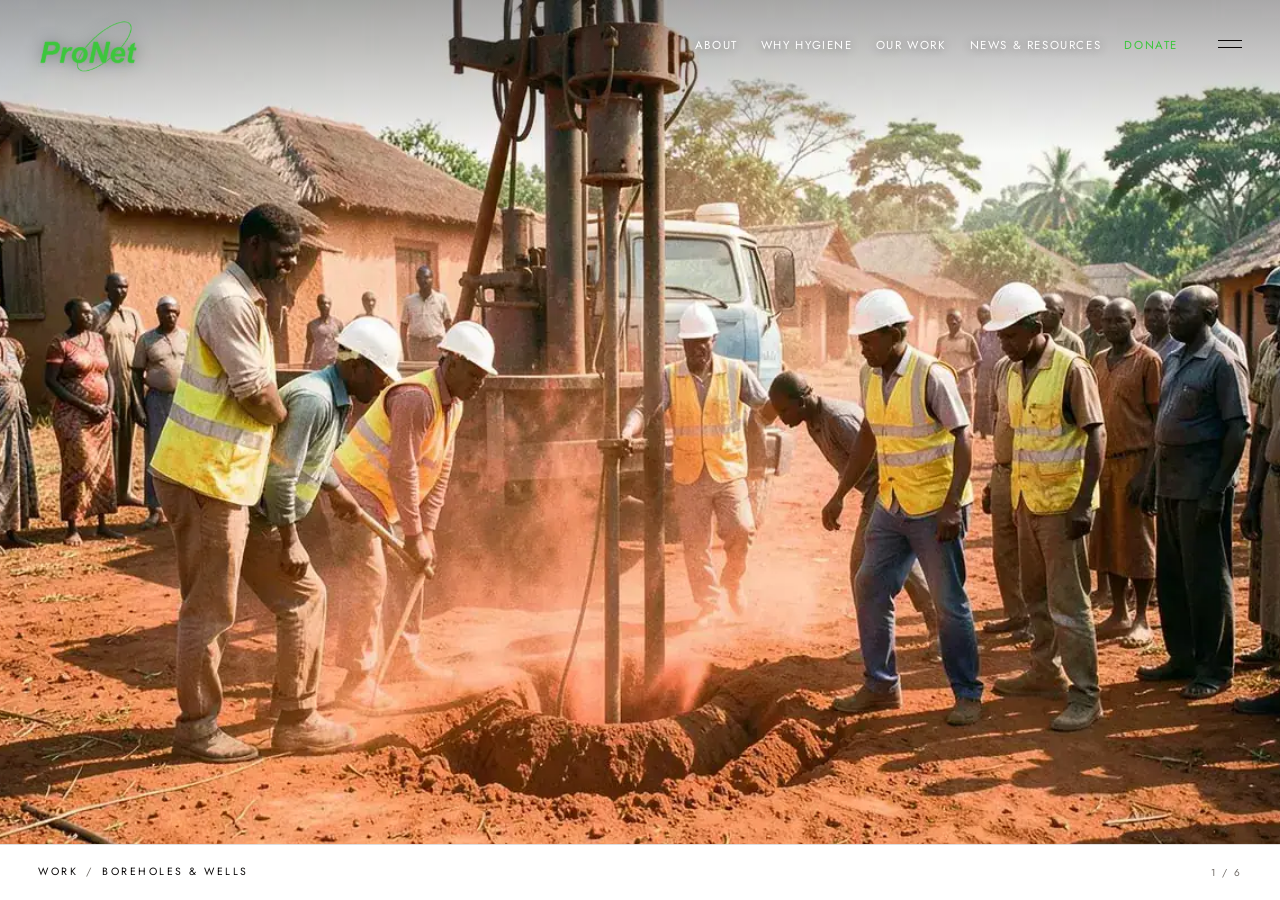
<file: index.html>
<!doctype html>
<html lang="en">
<head>
<meta charset="utf-8">
<meta name="viewport" content="width=device-width, initial-scale=1">
<title>ProNet — water, sanitation &amp; hygiene in Ghana</title>
<meta name="description" content="ProNet builds and maintains safe water, sanitation and hygiene systems with communities in Ghana.">
<link rel="preconnect" href="https://fonts.googleapis.com">
<link rel="preconnect" href="https://fonts.gstatic.com" crossorigin>
<link href="https://fonts.googleapis.com/css2?family=Jost:wght@300;400;500&family=Inter:wght@300;400;500&display=swap" rel="stylesheet">
<link rel="stylesheet" href="assets/css/styles.css?v=3">
</head>
<body class="page-home">

<header class="site-header">
  <a class="logo" href="index.html" aria-label="ProNet — home">
    <img class="brand-logo" src="assets/img/pronet-logo.png" alt="ProNet" width="320" height="168">
  </a>

  <nav class="header-nav" aria-label="Primary">
    <a href="about.html">about</a>
    <a href="why-hygiene.html">why hygiene</a>
    <a href="work.html">our work</a>
    <a href="faqs.html">news &amp; resources</a>
    <a href="donate.html">donate</a>
  </nav>

  <button class="menu-toggle" data-drawer-toggle aria-expanded="false" aria-controls="drawer" aria-label="Open menu">
    <span></span><span></span>
  </button>
</header>

<div class="drawer" id="drawer" data-drawer data-open="false" aria-hidden="true" aria-label="Site menu">
  <div class="drawer-top">
    <span class="label">menu</span>
    <button class="drawer-close" data-drawer-close>close</button>
  </div>
  <nav aria-label="Primary">
    <div>
      <a class="drawer-primary" href="work.html">our work</a>
      <div class="drawer-sub">
        <a href="boreholes.html">boreholes &amp; wells</a>
        <a href="mechanisation.html">mechanisation &amp; piped systems</a>
        <a href="sanitation.html">sanitation &amp; latrines</a>
        <a href="hygiene-education.html">hygiene education</a>
        <a href="school-wash.html">WASH in schools</a>
        <a href="training.html">community training</a>
        <a href="assessments.html">assessments &amp; surveys</a>
        <a href="maintenance.html">operations &amp; maintenance</a>
      </div>
    </div>
    <a class="drawer-primary" href="why-hygiene.html">why hygiene</a>
    <a class="drawer-primary" href="about.html">about</a>
    <a class="drawer-primary" href="faqs.html">news &amp; resources</a>
    <a class="drawer-primary" href="contact.html">contact</a>
    <div class="drawer-minor">
      <a href="donate.html">donate &amp; partner</a>
    </div>
  </nav>
  <div class="drawer-foot">
    <span>Accra, Ghana</span>
    <a href="mailto:info@pronet.org">info@pronet.org</a>
  </div>
</div>

<main>

  <section class="showcase" data-showcase aria-roledescription="carousel" aria-label="Our work in the field">

    <figure class="slide is-active" aria-hidden="false">
      <div class="slide-media">
        <img src="assets/img/work/boreholes/01-640.webp"
             srcset="assets/img/work/boreholes/01-640.webp 640w, assets/img/work/boreholes/01-1200.webp 1200w"
             sizes="100vw" width="1200" height="800" alt="" loading="eager" fetchpriority="high" decoding="async">
      </div>
      <a class="slide-hit" href="boreholes.html"><span class="sr-only">Boreholes and wells</span></a>
      <figcaption class="slide-caption">
        <span class="cap-path"><span class="cap-kicker">work</span><span class="cap-sep">/</span><span class="cap-name">boreholes &amp; wells</span></span>
        <span class="cap-meta"><span data-slide-count>1</span> / 6</span>
      </figcaption>
    </figure>

    <figure class="slide" aria-hidden="true">
      <div class="slide-media">
        <img src="assets/img/work/mechanisation/02-640.webp"
             srcset="assets/img/work/mechanisation/02-640.webp 640w, assets/img/work/mechanisation/02-1200.webp 1200w"
             sizes="100vw" width="1200" height="800" alt="" loading="lazy" decoding="async">
      </div>
      <a class="slide-hit" href="mechanisation.html"><span class="sr-only">Mechanisation and piped systems</span></a>
      <figcaption class="slide-caption">
        <span class="cap-path"><span class="cap-kicker">work</span><span class="cap-sep">/</span><span class="cap-name">mechanisation &amp; piped systems</span></span>
        <span class="cap-meta"><span data-slide-count>1</span> / 6</span>
      </figcaption>
    </figure>

    <figure class="slide" aria-hidden="true">
      <div class="slide-media">
        <img src="assets/img/work/sanitation/01-640.webp"
             srcset="assets/img/work/sanitation/01-640.webp 640w, assets/img/work/sanitation/01-1200.webp 1200w"
             sizes="100vw" width="1200" height="800" alt="" loading="lazy" decoding="async">
      </div>
      <a class="slide-hit" href="sanitation.html"><span class="sr-only">Sanitation and latrines</span></a>
      <figcaption class="slide-caption">
        <span class="cap-path"><span class="cap-kicker">work</span><span class="cap-sep">/</span><span class="cap-name">sanitation &amp; latrines</span></span>
        <span class="cap-meta"><span data-slide-count>1</span> / 6</span>
      </figcaption>
    </figure>

    <figure class="slide" aria-hidden="true">
      <div class="slide-media">
        <img src="assets/img/work/hygiene-education/01-640.webp"
             srcset="assets/img/work/hygiene-education/01-640.webp 640w, assets/img/work/hygiene-education/01-1200.webp 1200w"
             sizes="100vw" width="1200" height="800" alt="" loading="lazy" decoding="async">
      </div>
      <a class="slide-hit" href="hygiene-education.html"><span class="sr-only">Hygiene education</span></a>
      <figcaption class="slide-caption">
        <span class="cap-path"><span class="cap-kicker">work</span><span class="cap-sep">/</span><span class="cap-name">hygiene education</span></span>
        <span class="cap-meta"><span data-slide-count>1</span> / 6</span>
      </figcaption>
    </figure>

    <figure class="slide" aria-hidden="true">
      <div class="slide-media">
        <img src="assets/img/work/school-wash/01-640.webp"
             srcset="assets/img/work/school-wash/01-640.webp 640w, assets/img/work/school-wash/01-1200.webp 1200w"
             sizes="100vw" width="1200" height="800" alt="" loading="lazy" decoding="async">
      </div>
      <a class="slide-hit" href="school-wash.html"><span class="sr-only">WASH in schools</span></a>
      <figcaption class="slide-caption">
        <span class="cap-path"><span class="cap-kicker">work</span><span class="cap-sep">/</span><span class="cap-name">WASH in schools</span></span>
        <span class="cap-meta"><span data-slide-count>1</span> / 6</span>
      </figcaption>
    </figure>

    <figure class="slide" aria-hidden="true">
      <div class="slide-media">
        <img src="assets/img/work/training/01-640.webp"
             srcset="assets/img/work/training/01-640.webp 640w, assets/img/work/training/01-1200.webp 1200w"
             sizes="100vw" width="1200" height="800" alt="" loading="lazy" decoding="async">
      </div>
      <a class="slide-hit" href="training.html"><span class="sr-only">Community training</span></a>
      <figcaption class="slide-caption">
        <span class="cap-path"><span class="cap-kicker">work</span><span class="cap-sep">/</span><span class="cap-name">community training</span></span>
        <span class="cap-meta"><span data-slide-count>1</span> / 6</span>
      </figcaption>
    </figure>

    <button class="slide-nav prev" type="button" data-slide-prev aria-label="Previous slide">
      <svg viewBox="0 0 24 24" aria-hidden="true" focusable="false"><path d="M14.5 5 8 12l6.5 7" fill="none" stroke="currentColor" stroke-width="1.5" stroke-linecap="round" stroke-linejoin="round"/></svg>
    </button>

    <button class="slide-nav next" type="button" data-slide-next aria-label="Next slide">
      <svg viewBox="0 0 24 24" aria-hidden="true" focusable="false"><path d="M9.5 5 16 12l-6.5 7" fill="none" stroke="currentColor" stroke-width="1.5" stroke-linecap="round" stroke-linejoin="round"/></svg>
    </button>

  </section>

</main>

<script src="assets/js/main.js?v=3" defer></script>
</body>
</html>
</file>
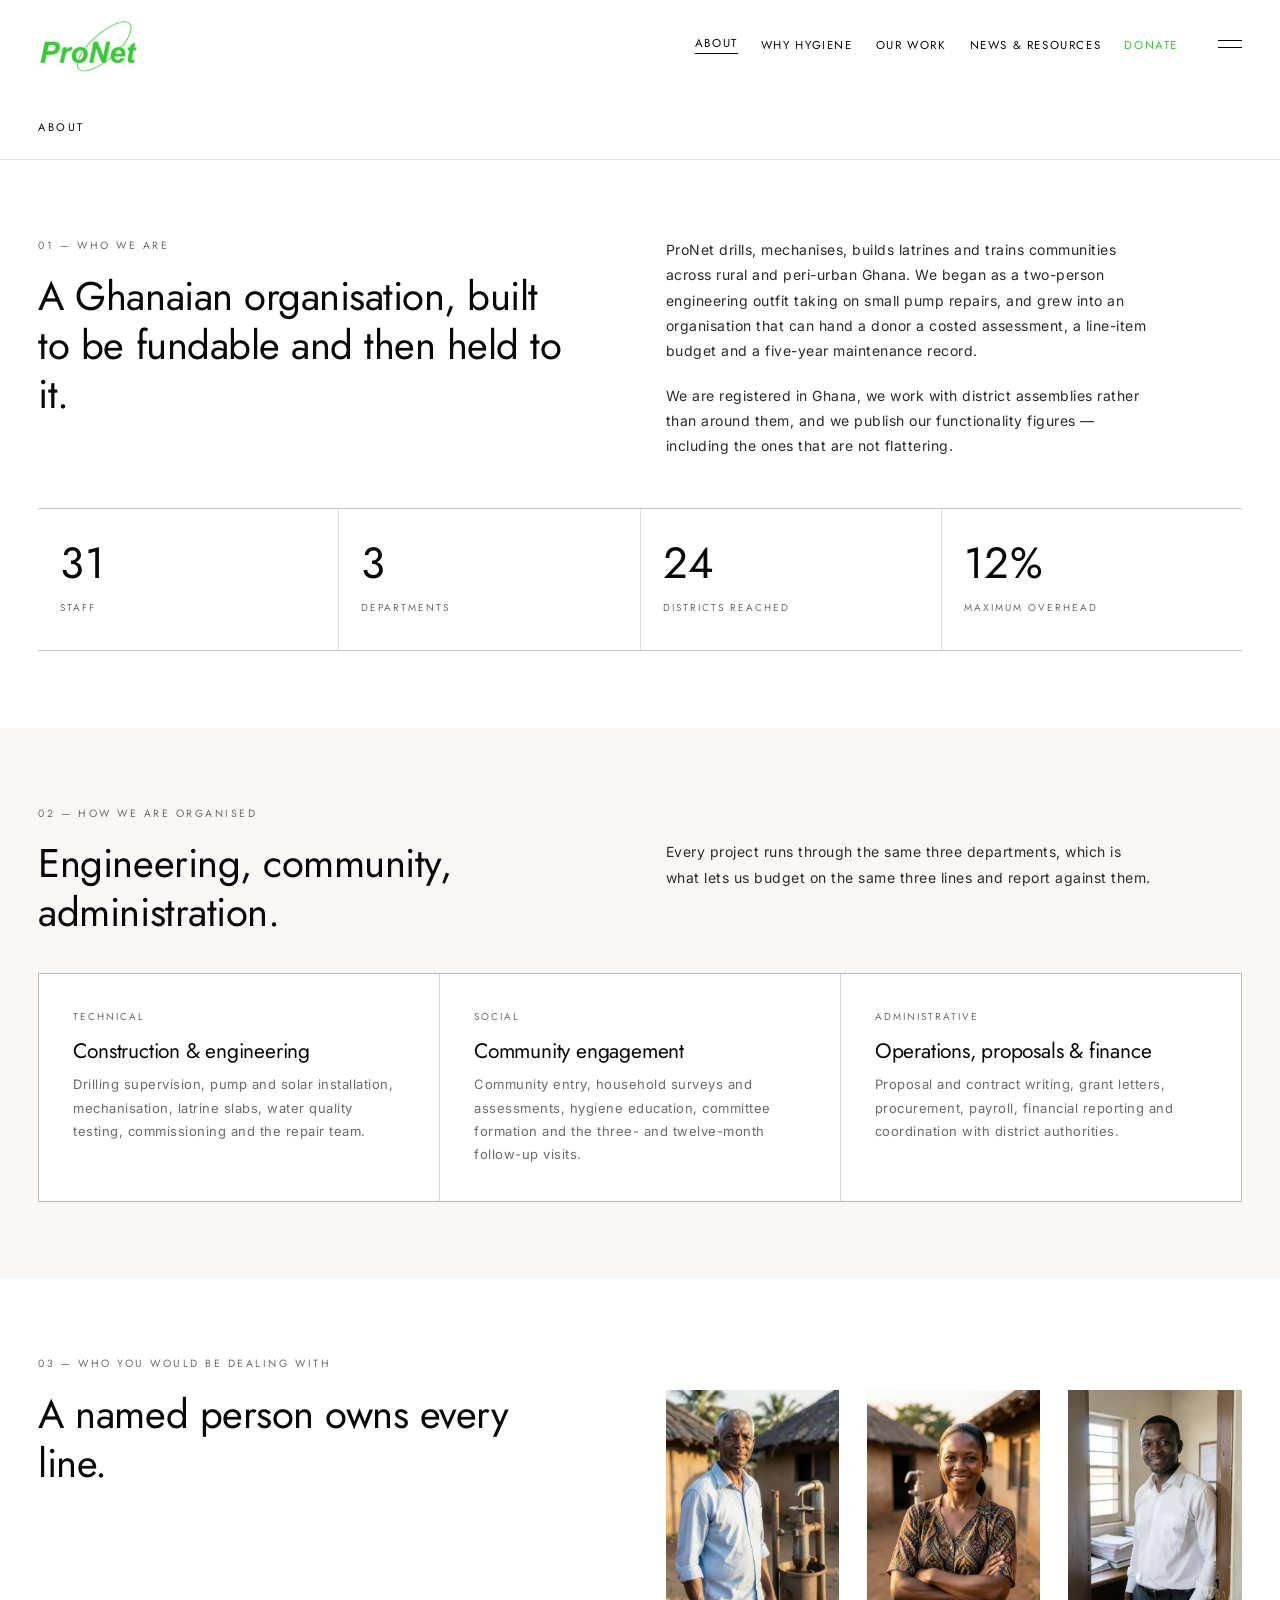
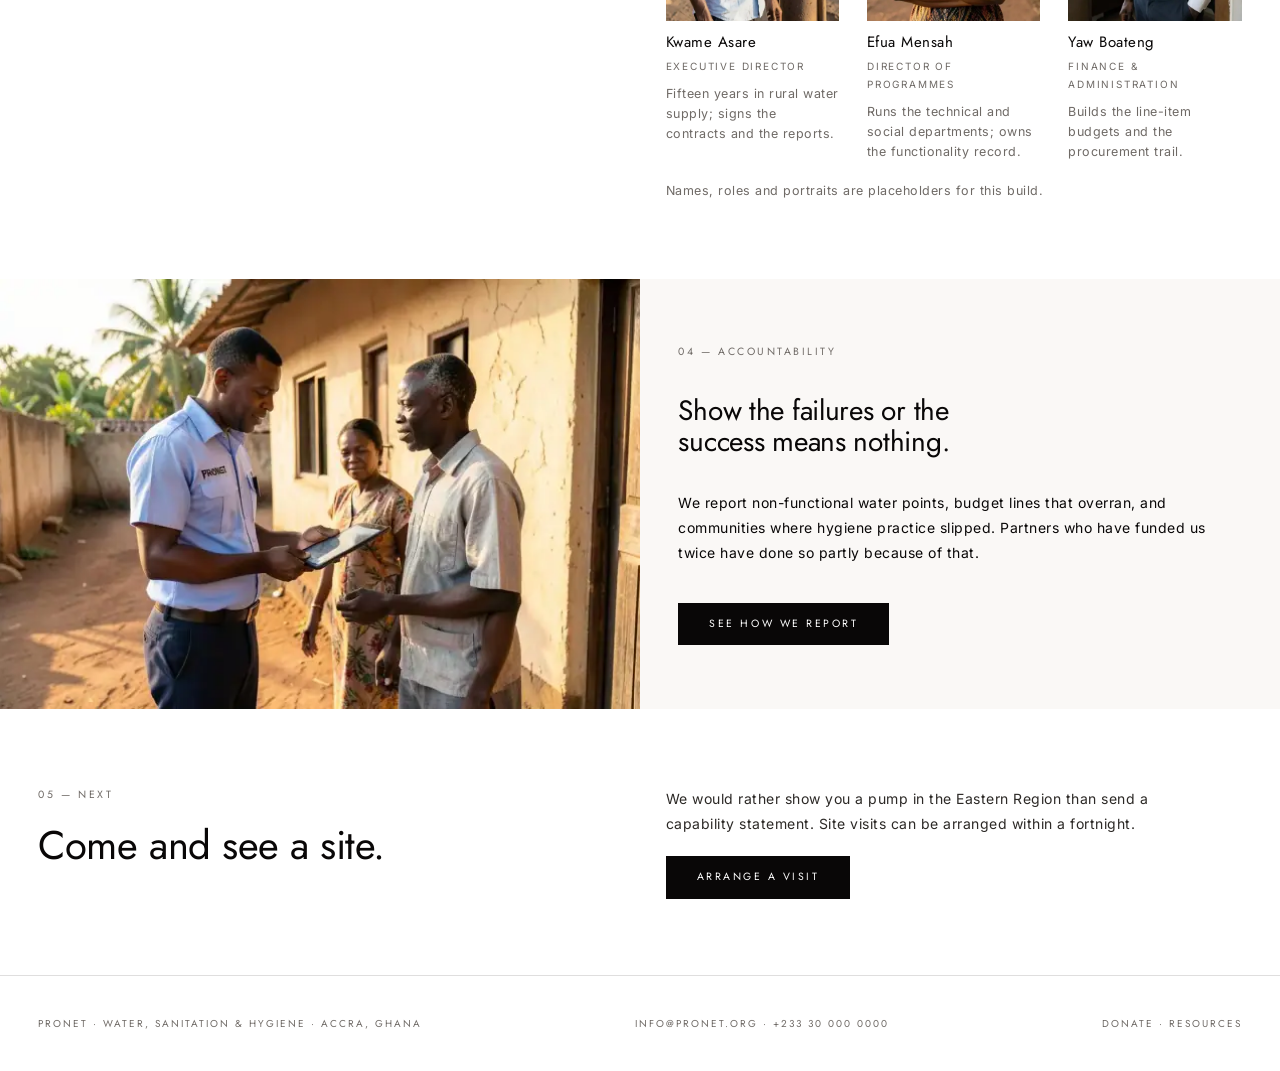
<file: about.html>
<!doctype html>
<html lang="en">
<head>
<meta charset="utf-8">
<meta name="viewport" content="width=device-width, initial-scale=1">
<title>about — ProNet</title>
<meta name="description" content="ProNet is a Ghanaian WASH organisation with technical, social and administrative departments — built so donors can see exactly where money and responsibility sit.">
<link rel="preconnect" href="https://fonts.googleapis.com">
<link rel="preconnect" href="https://fonts.gstatic.com" crossorigin>
<link href="https://fonts.googleapis.com/css2?family=Jost:wght@300;400;500&family=Inter:wght@300;400;500&display=swap" rel="stylesheet">
<link rel="stylesheet" href="assets/css/styles.css?v=3">
</head>
<body class="page-inner">

<header class="site-header">
  <a class="logo" href="index.html" aria-label="ProNet — home">
    <img class="brand-logo" src="assets/img/pronet-logo.png" alt="ProNet" width="320" height="168">
  </a>

  <nav class="header-nav" aria-label="Primary">
    <a href="about.html" aria-current="page">about</a>
    <a href="why-hygiene.html">why hygiene</a>
    <a href="work.html">our work</a>
    <a href="faqs.html">news &amp; resources</a>
    <a href="donate.html">donate</a>
  </nav>

  <button class="menu-toggle" data-drawer-toggle aria-expanded="false" aria-controls="drawer" aria-label="Open menu">
    <span></span><span></span>
  </button>
</header>

<div class="drawer" id="drawer" data-drawer data-open="false" aria-hidden="true" aria-label="Site menu">
  <div class="drawer-top">
    <span class="label">menu</span>
    <button class="drawer-close" data-drawer-close>close</button>
  </div>
  <nav aria-label="Primary">
    <div>
      <a class="drawer-primary" href="work.html">our work</a>
      <div class="drawer-sub">
        <a href="boreholes.html">boreholes &amp; wells</a>
        <a href="mechanisation.html">mechanisation &amp; piped systems</a>
        <a href="sanitation.html">sanitation &amp; latrines</a>
        <a href="hygiene-education.html">hygiene education</a>
        <a href="school-wash.html">WASH in schools</a>
        <a href="training.html">community training</a>
        <a href="assessments.html">assessments &amp; surveys</a>
        <a href="maintenance.html">operations &amp; maintenance</a>
      </div>
    </div>
    <a class="drawer-primary" href="why-hygiene.html">why hygiene</a>
    <a class="drawer-primary" href="about.html" aria-current="page">about</a>
    <a class="drawer-primary" href="faqs.html">news &amp; resources</a>
    <a class="drawer-primary" href="contact.html">contact</a>
    <div class="drawer-minor">
      <a href="donate.html">donate &amp; partner</a>
    </div>
  </nav>
  <div class="drawer-foot">
    <span>Accra, Ghana</span>
    <a href="mailto:info@pronet.org">info@pronet.org</a>
  </div>
</div>

<main>
  <div class="page-head">
    <p class="crumb">about</p>
  </div>

  <div class="section">
    <div class="section-inner section-split">
      <div>
        <p class="eyebrow">01 — who we are</p>
        <p class="statement">A Ghanaian organisation, built to be fundable and then held to it.</p>
      </div>
      <div>
        <p class="lede-p">ProNet drills, mechanises, builds latrines and trains communities across rural and peri-urban Ghana. We began as a two-person engineering outfit taking on small pump repairs, and grew into an organisation that can hand a donor a costed assessment, a line-item budget and a five-year maintenance record.</p>
        <p class="lede-p">We are registered in Ghana, we work with district assemblies rather than around them, and we publish our functionality figures — including the ones that are not flattering.</p>
      </div>
    </div>

    <div class="section-inner">
      <div class="stats" style="margin-top:clamp(30px,4vw,50px)">
        <div class="stat"><span class="stat-value">31</span><span class="stat-label">staff</span></div>
        <div class="stat"><span class="stat-value">3</span><span class="stat-label">departments</span></div>
        <div class="stat"><span class="stat-value">24</span><span class="stat-label">districts reached</span></div>
        <div class="stat"><span class="stat-value">12%</span><span class="stat-label">maximum overhead</span></div>
      </div>
    </div>
  </div>

  <section class="section" style="background:var(--paper-warm)">
    <div class="section-inner">
      <p class="eyebrow">02 — how we are organised</p>
      <div class="section-split" style="margin-bottom:clamp(22px,3vw,36px)">
        <p class="statement">Engineering, community, administration.</p>
        <p class="lede-p">Every project runs through the same three departments, which is what lets us budget on the same three lines and report against them.</p>
      </div>

      <div class="depts">
        <div class="dept">
          <span class="which">technical</span>
          <h3>Construction &amp; engineering</h3>
          <p>Drilling supervision, pump and solar installation, mechanisation, latrine slabs, water quality testing, commissioning and the repair team.</p>
        </div>
        <div class="dept">
          <span class="which">social</span>
          <h3>Community engagement</h3>
          <p>Community entry, household surveys and assessments, hygiene education, committee formation and the three- and twelve-month follow-up visits.</p>
        </div>
        <div class="dept">
          <span class="which">administrative</span>
          <h3>Operations, proposals &amp; finance</h3>
          <p>Proposal and contract writing, grant letters, procurement, payroll, financial reporting and coordination with district authorities.</p>
        </div>
      </div>
    </div>
  </section>

  <section class="section">
    <div class="section-inner">
      <p class="eyebrow">03 — who you would be dealing with</p>
      <div class="section-split">
        <p class="statement">A named person owns every line.</p>
        <div>
          <div class="team">
            <figure class="member">
              <img src="assets/img/team/kwame-asare-480.webp"
                   srcset="assets/img/team/kwame-asare-480.webp 480w, assets/img/team/kwame-asare-880.webp 880w"
                   sizes="(min-width: 860px) 180px, 40vw" width="880" height="1184"
                   alt="Kwame Asare, Executive Director" loading="lazy" decoding="async">
              <figcaption><strong>Kwame Asare</strong><span>Executive Director</span></figcaption>
              <p>Fifteen years in rural water supply; signs the contracts and the reports.</p>
            </figure>
            <figure class="member">
              <img src="assets/img/team/efua-mensah-480.webp"
                   srcset="assets/img/team/efua-mensah-480.webp 480w, assets/img/team/efua-mensah-880.webp 880w"
                   sizes="(min-width: 860px) 180px, 40vw" width="880" height="1184"
                   alt="Efua Mensah, Director of Programmes" loading="lazy" decoding="async">
              <figcaption><strong>Efua Mensah</strong><span>Director of Programmes</span></figcaption>
              <p>Runs the technical and social departments; owns the functionality record.</p>
            </figure>
            <figure class="member">
              <img src="assets/img/team/yaw-boateng-480.webp"
                   srcset="assets/img/team/yaw-boateng-480.webp 480w, assets/img/team/yaw-boateng-880.webp 880w"
                   sizes="(min-width: 860px) 180px, 40vw" width="880" height="1184"
                   alt="Yaw Boateng, Finance and Administration" loading="lazy" decoding="async">
              <figcaption><strong>Yaw Boateng</strong><span>Finance &amp; Administration</span></figcaption>
              <p>Builds the line-item budgets and the procurement trail.</p>
            </figure>
          </div>
          <p class="lede-p" style="color:var(--muted);font-size:12.5px;margin-top:18px">Names, roles and portraits are placeholders for this build.</p>
        </div>
      </div>
    </div>
  </section>

  <section class="band">
    <div class="band-media">
      <img src="assets/img/work/assessments/01-640.webp"
           srcset="assets/img/work/assessments/01-640.webp 640w, assets/img/work/assessments/01-1200.webp 1200w"
           sizes="(min-width: 860px) 50vw, 100vw" width="1200" height="800"
           alt="Field team carrying out a household water survey" loading="lazy" decoding="async">
    </div>
    <div class="band-body">
      <p class="eyebrow">04 — accountability</p>
      <h2>Show the failures or the success means nothing.</h2>
      <p>We report non-functional water points, budget lines that overran, and communities where hygiene practice slipped. Partners who have funded us twice have done so partly because of that.</p>
      <div class="donate-cta">
        <a class="btn" href="faqs.html">see how we report</a>
      </div>
    </div>
  </section>

  <section class="section">
    <div class="section-inner section-split">
      <div>
        <p class="eyebrow">05 — next</p>
        <p class="statement">Come and see a site.</p>
      </div>
      <div>
        <p class="lede-p">We would rather show you a pump in the Eastern Region than send a capability statement. Site visits can be arranged within a fortnight.</p>
        <div class="donate-cta">
          <a class="btn" href="contact.html">arrange a visit</a>
        </div>
      </div>
    </div>
  </section>
</main>

<footer class="site-footer">
  <p class="footer-line">ProNet &middot; water, sanitation &amp; hygiene &middot; Accra, Ghana</p>
  <p class="footer-line"><a href="mailto:info@pronet.org">info@pronet.org</a> &middot; <a href="tel:+233300000000">+233 30 000 0000</a></p>
  <p class="footer-line"><a href="donate.html">donate</a> &middot; <a href="faqs.html">resources</a></p>
</footer>

<script src="assets/js/main.js?v=3" defer></script>
</body>
</html>
</file>
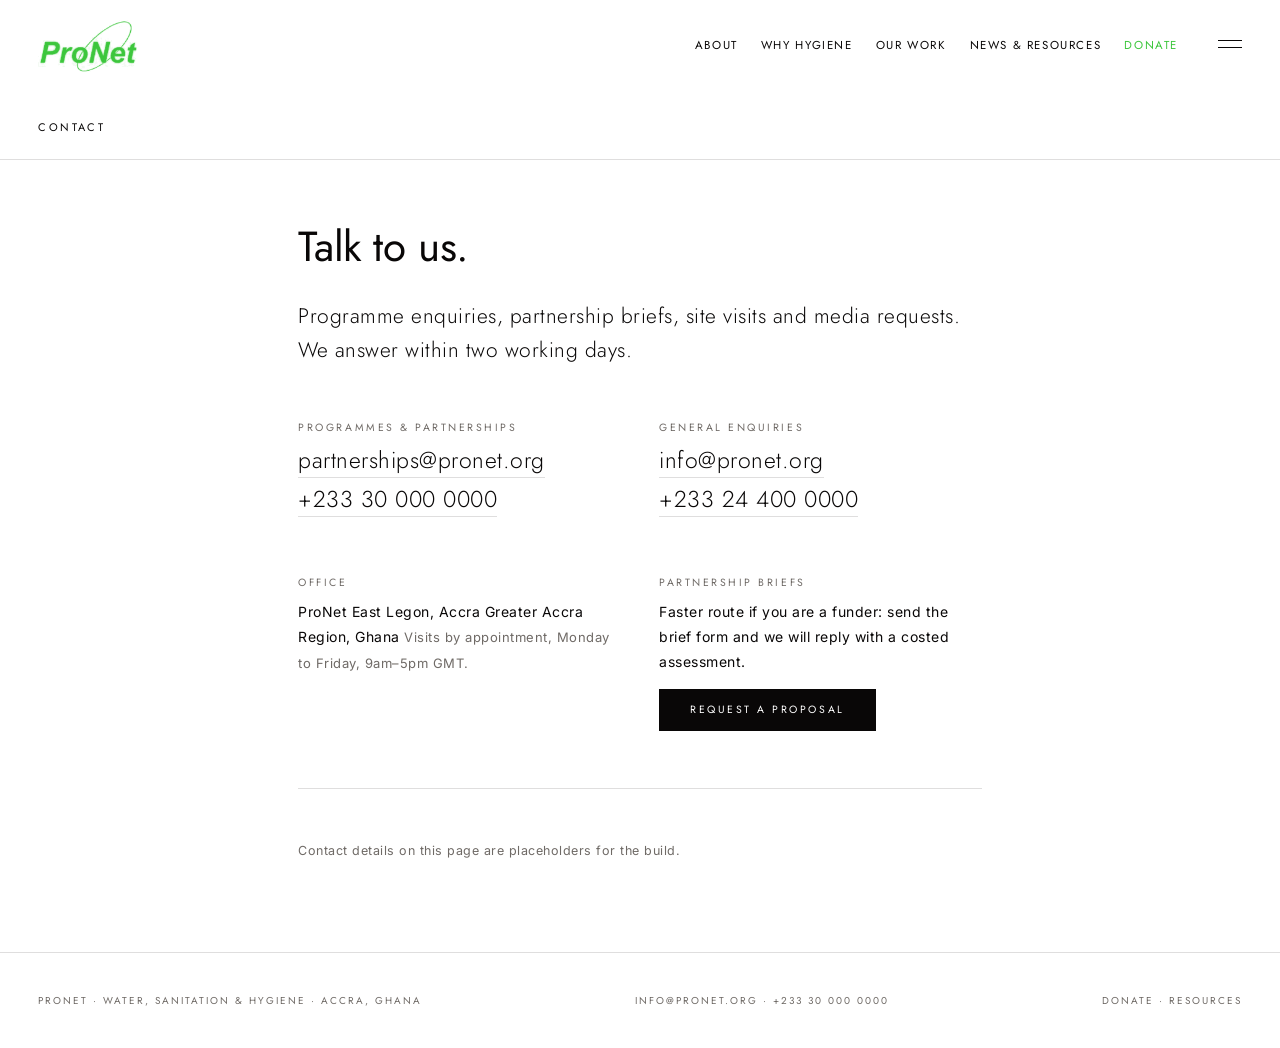
<file: contact.html>
<!doctype html>
<html lang="en">
<head>
<meta charset="utf-8">
<meta name="viewport" content="width=device-width, initial-scale=1">
<title>contact — ProNet</title>
<meta name="description" content="Contact ProNet in Accra about programmes, partnerships, site visits and media.">
<link rel="preconnect" href="https://fonts.googleapis.com">
<link rel="preconnect" href="https://fonts.gstatic.com" crossorigin>
<link href="https://fonts.googleapis.com/css2?family=Jost:wght@300;400;500&family=Inter:wght@300;400;500&display=swap" rel="stylesheet">
<link rel="stylesheet" href="assets/css/styles.css?v=3">
</head>
<body class="page-inner">

<header class="site-header">
  <a class="logo" href="index.html" aria-label="ProNet — home">
    <img class="brand-logo" src="assets/img/pronet-logo.png" alt="ProNet" width="320" height="168">
  </a>

  <nav class="header-nav" aria-label="Primary">
    <a href="about.html">about</a>
    <a href="why-hygiene.html">why hygiene</a>
    <a href="work.html">our work</a>
    <a href="faqs.html">news &amp; resources</a>
    <a href="donate.html">donate</a>
  </nav>

  <button class="menu-toggle" data-drawer-toggle aria-expanded="false" aria-controls="drawer" aria-label="Open menu">
    <span></span><span></span>
  </button>
</header>

<div class="drawer" id="drawer" data-drawer data-open="false" aria-hidden="true" aria-label="Site menu">
  <div class="drawer-top">
    <span class="label">menu</span>
    <button class="drawer-close" data-drawer-close>close</button>
  </div>
  <nav aria-label="Primary">
    <div>
      <a class="drawer-primary" href="work.html">our work</a>
      <div class="drawer-sub">
        <a href="boreholes.html">boreholes &amp; wells</a>
        <a href="mechanisation.html">mechanisation &amp; piped systems</a>
        <a href="sanitation.html">sanitation &amp; latrines</a>
        <a href="hygiene-education.html">hygiene education</a>
        <a href="school-wash.html">WASH in schools</a>
        <a href="training.html">community training</a>
        <a href="assessments.html">assessments &amp; surveys</a>
        <a href="maintenance.html">operations &amp; maintenance</a>
      </div>
    </div>
    <a class="drawer-primary" href="why-hygiene.html">why hygiene</a>
    <a class="drawer-primary" href="about.html">about</a>
    <a class="drawer-primary" href="faqs.html">news &amp; resources</a>
    <a class="drawer-primary" href="contact.html" aria-current="page">contact</a>
    <div class="drawer-minor">
      <a href="donate.html">donate &amp; partner</a>
    </div>
  </nav>
  <div class="drawer-foot">
    <span>Accra, Ghana</span>
    <a href="mailto:info@pronet.org">info@pronet.org</a>
  </div>
</div>

<main>
  <div class="page-head">
    <p class="crumb">contact</p>
  </div>

  <article class="prose">
    <h1 class="display">Talk to us.</h1>
    <p class="lede">Programme enquiries, partnership briefs, site visits and media requests. We answer within two working days.</p>

    <div class="contact-grid">
      <div class="contact-block">
        <h2>Programmes &amp; partnerships</h2>
        <p class="big"><a href="mailto:partnerships@pronet.org">partnerships@pronet.org</a></p>
        <p class="big"><a href="tel:+233300000000">+233 30 000 0000</a></p>
      </div>
      <div class="contact-block">
        <h2>General enquiries</h2>
        <p class="big"><a href="mailto:info@pronet.org">info@pronet.org</a></p>
        <p class="big"><a href="tel:+233244000000">+233 24 400 0000</a></p>
      </div>
    </div>

    <div class="contact-grid">
      <div class="contact-block">
        <h2>Office</h2>
        <p class="contact-address">
          <span>ProNet</span>
          <span>East Legon, Accra</span>
          <span>Greater Accra Region, Ghana</span>
          <span style="font-size:13px;color:var(--muted)">Visits by appointment, Monday to Friday, 9am–5pm GMT.</span>
        </p>
      </div>
      <div class="contact-block">
        <h2>Partnership briefs</h2>
        <p>Faster route if you are a funder: send the brief form and we will reply with a costed assessment.</p>
        <p><a class="btn" href="donate.html#partner" style="margin-top:8px">request a proposal</a></p>
      </div>
    </div>

    <hr class="rule">

    <p style="color:var(--muted);font-size:12.5px">Contact details on this page are placeholders for the build.</p>
  </article>
</main>

<footer class="site-footer">
  <p class="footer-line">ProNet &middot; water, sanitation &amp; hygiene &middot; Accra, Ghana</p>
  <p class="footer-line"><a href="mailto:info@pronet.org">info@pronet.org</a> &middot; <a href="tel:+233300000000">+233 30 000 0000</a></p>
  <p class="footer-line"><a href="donate.html">donate</a> &middot; <a href="faqs.html">resources</a></p>
</footer>

<script src="assets/js/main.js?v=3" defer></script>
</body>
</html>
</file>
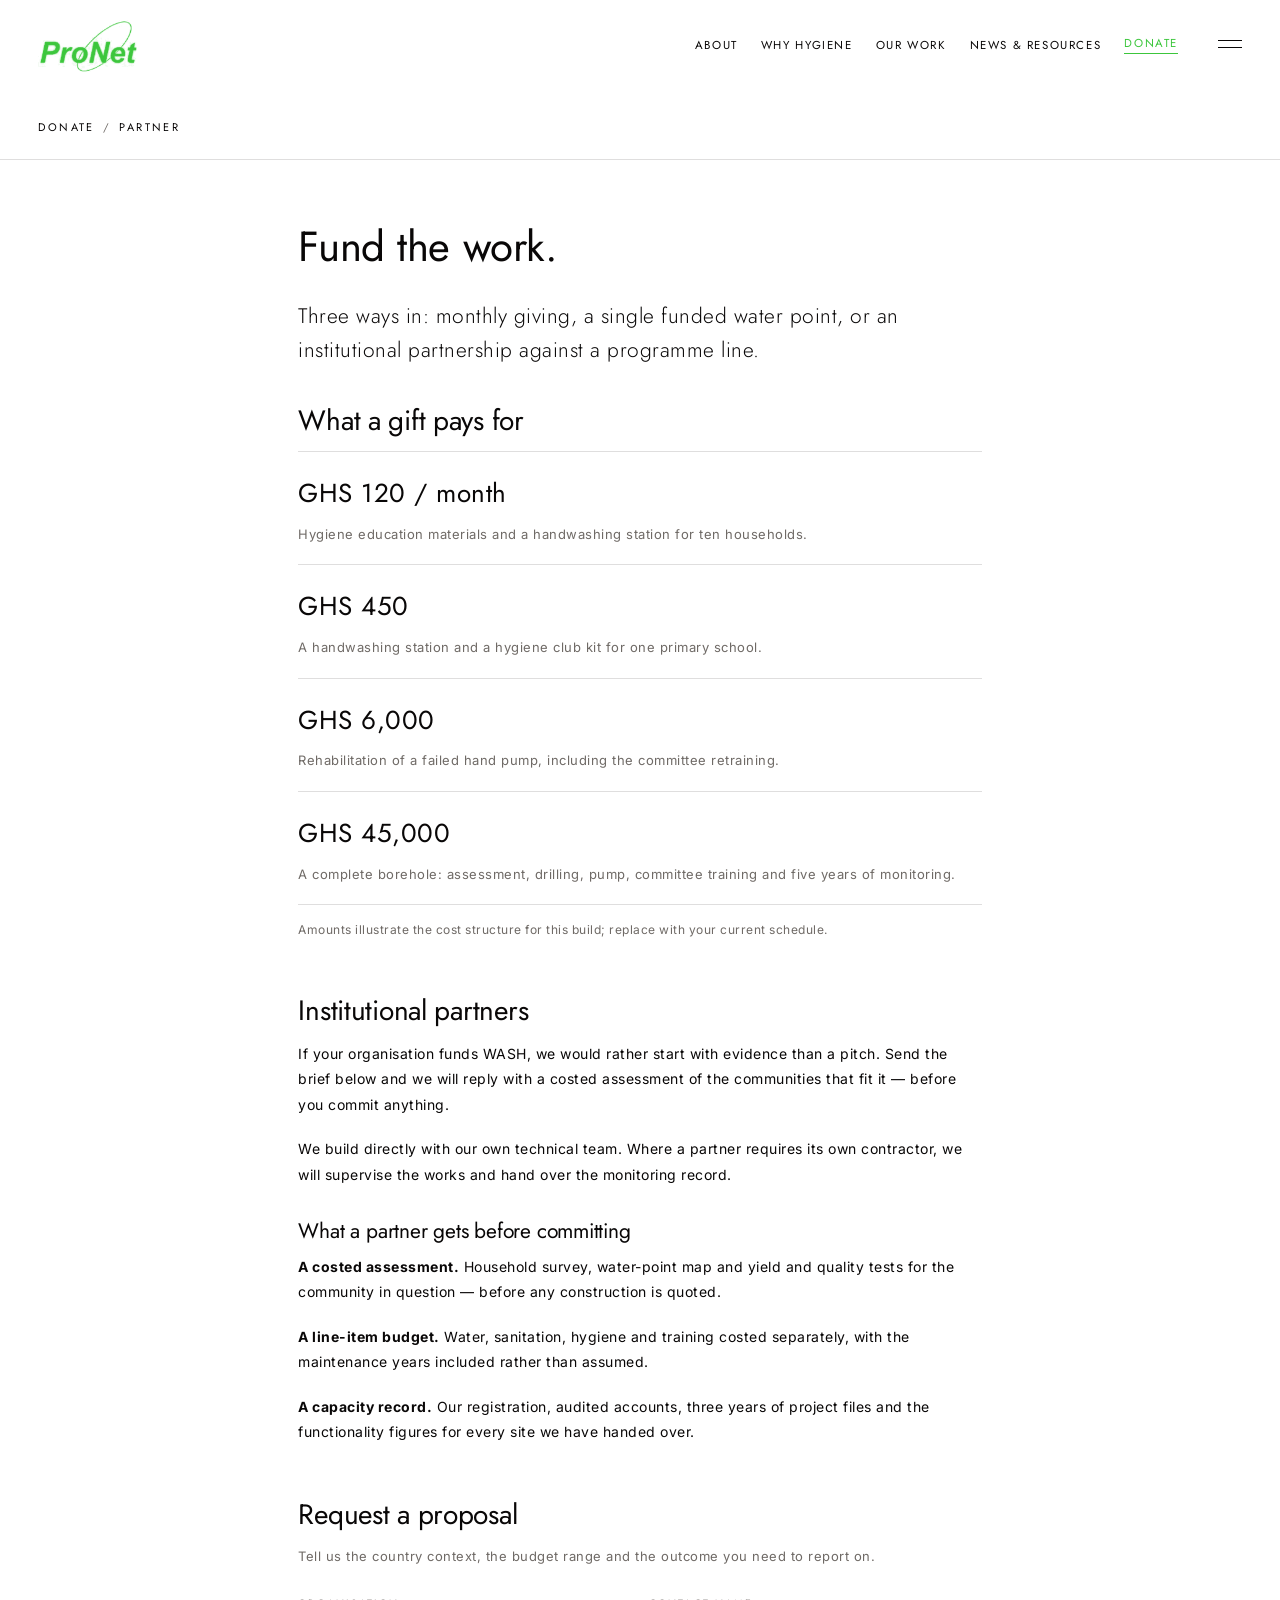
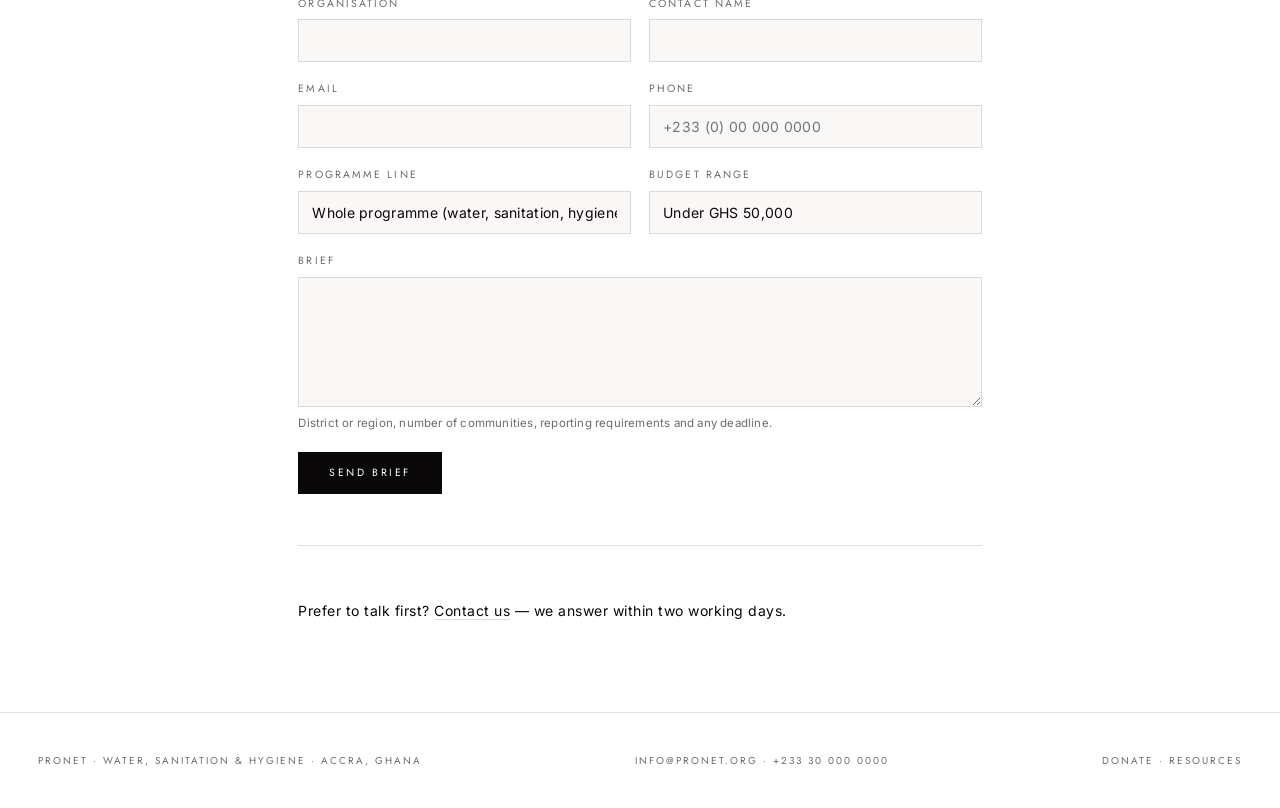
<file: donate.html>
<!doctype html>
<html lang="en">
<head>
<meta charset="utf-8">
<meta name="viewport" content="width=device-width, initial-scale=1">
<title>donate &amp; partner — ProNet</title>
<meta name="description" content="Give monthly, fund a water point, or partner with ProNet as an institutional donor. What each amount pays for, and what a partner receives before committing.">
<link rel="preconnect" href="https://fonts.googleapis.com">
<link rel="preconnect" href="https://fonts.gstatic.com" crossorigin>
<link href="https://fonts.googleapis.com/css2?family=Jost:wght@300;400;500&family=Inter:wght@300;400;500&display=swap" rel="stylesheet">
<link rel="stylesheet" href="assets/css/styles.css?v=3">
</head>
<body class="page-inner">

<header class="site-header">
  <a class="logo" href="index.html" aria-label="ProNet — home">
    <img class="brand-logo" src="assets/img/pronet-logo.png" alt="ProNet" width="320" height="168">
  </a>

  <nav class="header-nav" aria-label="Primary">
    <a href="about.html">about</a>
    <a href="why-hygiene.html">why hygiene</a>
    <a href="work.html">our work</a>
    <a href="faqs.html">news &amp; resources</a>
    <a href="donate.html" aria-current="page">donate</a>
  </nav>

  <button class="menu-toggle" data-drawer-toggle aria-expanded="false" aria-controls="drawer" aria-label="Open menu">
    <span></span><span></span>
  </button>
</header>

<div class="drawer" id="drawer" data-drawer data-open="false" aria-hidden="true" aria-label="Site menu">
  <div class="drawer-top">
    <span class="label">menu</span>
    <button class="drawer-close" data-drawer-close>close</button>
  </div>
  <nav aria-label="Primary">
    <div>
      <a class="drawer-primary" href="work.html">our work</a>
      <div class="drawer-sub">
        <a href="boreholes.html">boreholes &amp; wells</a>
        <a href="mechanisation.html">mechanisation &amp; piped systems</a>
        <a href="sanitation.html">sanitation &amp; latrines</a>
        <a href="hygiene-education.html">hygiene education</a>
        <a href="school-wash.html">WASH in schools</a>
        <a href="training.html">community training</a>
        <a href="assessments.html">assessments &amp; surveys</a>
        <a href="maintenance.html">operations &amp; maintenance</a>
      </div>
    </div>
    <a class="drawer-primary" href="why-hygiene.html">why hygiene</a>
    <a class="drawer-primary" href="about.html">about</a>
    <a class="drawer-primary" href="faqs.html">news &amp; resources</a>
    <a class="drawer-primary" href="contact.html">contact</a>
    <div class="drawer-minor">
      <a href="donate.html" aria-current="page">donate &amp; partner</a>
    </div>
  </nav>
  <div class="drawer-foot">
    <span>Accra, Ghana</span>
    <a href="mailto:info@pronet.org">info@pronet.org</a>
  </div>
</div>

<main>
  <div class="page-head">
    <p class="crumb">donate<span class="slash">/</span>partner</p>
  </div>

  <article class="prose">
    <h1 class="display">Fund the work.</h1>
    <p class="lede">Three ways in: monthly giving, a single funded water point, or an institutional partnership against a programme line.</p>

    <h2 style="margin-top:1.4em">What a gift pays for</h2>
    <ul class="tier-list" style="list-style:none;margin:0;padding:0;border-top:1px solid var(--rule)">
      <li style="display:grid;grid-template-columns:1fr;gap:6px;padding:18px 0;border-bottom:1px solid var(--rule)">
        <span style="font-family:var(--display);font-size:clamp(19px,2.2vw,26px)">GHS 120 / month</span>
        <span style="color:var(--muted);font-size:13px">Hygiene education materials and a handwashing station for ten households.</span>
      </li>
      <li style="display:grid;grid-template-columns:1fr;gap:6px;padding:18px 0;border-bottom:1px solid var(--rule)">
        <span style="font-family:var(--display);font-size:clamp(19px,2.2vw,26px)">GHS 450</span>
        <span style="color:var(--muted);font-size:13px">A handwashing station and a hygiene club kit for one primary school.</span>
      </li>
      <li style="display:grid;grid-template-columns:1fr;gap:6px;padding:18px 0;border-bottom:1px solid var(--rule)">
        <span style="font-family:var(--display);font-size:clamp(19px,2.2vw,26px)">GHS 6,000</span>
        <span style="color:var(--muted);font-size:13px">Rehabilitation of a failed hand pump, including the committee retraining.</span>
      </li>
      <li style="display:grid;grid-template-columns:1fr;gap:6px;padding:18px 0;border-bottom:1px solid var(--rule)">
        <span style="font-family:var(--display);font-size:clamp(19px,2.2vw,26px)">GHS 45,000</span>
        <span style="color:var(--muted);font-size:13px">A complete borehole: assessment, drilling, pump, committee training and five years of monitoring.</span>
      </li>
    </ul>
    <p style="color:var(--muted);font-size:12px;margin-top:14px">Amounts illustrate the cost structure for this build; replace with your current schedule.</p>

    <h2>Institutional partners</h2>
    <p>If your organisation funds WASH, we would rather start with evidence than a pitch. Send the brief below and we will reply with a costed assessment of the communities that fit it — before you commit anything.</p>
    <p>We build directly with our own technical team. Where a partner requires its own contractor, we will supervise the works and hand over the monitoring record.</p>

    <h3 style="margin-top:1.6em">What a partner gets before committing</h3>
    <p><strong>A costed assessment.</strong> Household survey, water-point map and yield and quality tests for the community in question — before any construction is quoted.</p>
    <p><strong>A line-item budget.</strong> Water, sanitation, hygiene and training costed separately, with the maintenance years included rather than assumed.</p>
    <p><strong>A capacity record.</strong> Our registration, audited accounts, three years of project files and the functionality figures for every site we have handed over.</p>

    <h2 id="partner">Request a proposal</h2>
    <p style="color:var(--muted);font-size:13px">Tell us the country context, the budget range and the outcome you need to report on.</p>

    <form class="bookings" action="https://formspree.io/f/greenpronet" method="POST">
      <div class="field-row two">
        <div class="field">
          <label for="org">Organisation</label>
          <input id="org" name="org" type="text" required>
        </div>
        <div class="field">
          <label for="name">Contact name</label>
          <input id="name" name="name" type="text" required>
        </div>
      </div>

      <div class="field-row two">
        <div class="field">
          <label for="email">Email</label>
          <input id="email" name="email" type="email" required>
        </div>
        <div class="field">
          <label for="phone">Phone</label>
          <input id="phone" name="phone" type="tel" placeholder="+233 (0) 00 000 0000">
        </div>
      </div>

      <div class="field-row two">
        <div class="field">
          <label for="focus">Programme line</label>
          <select id="focus" name="focus">
            <option>Whole programme (water, sanitation, hygiene, training)</option>
            <option>Boreholes &amp; wells</option>
            <option>Mechanisation &amp; piped systems</option>
            <option>Sanitation &amp; latrines</option>
            <option>Hygiene education</option>
            <option>WASH in schools</option>
            <option>Operations &amp; maintenance</option>
          </select>
        </div>
        <div class="field">
          <label for="budget">Budget range</label>
          <select id="budget" name="budget">
            <option>Under GHS 50,000</option>
            <option>GHS 50,000 – 250,000</option>
            <option>GHS 250,000 – 1,000,000</option>
            <option>Above GHS 1,000,000</option>
            <option>Not yet defined</option>
          </select>
        </div>
      </div>

      <div class="field">
        <label for="message">Brief</label>
        <textarea id="message" name="message" required></textarea>
        <span class="hint">District or region, number of communities, reporting requirements and any deadline.</span>
      </div>

      <p class="form-note" data-form-note role="status">Submitting your brief…</p>

      <button class="btn" type="submit">Send brief</button>
    </form>

    <hr class="rule">

    <p>Prefer to talk first? <a href="contact.html">Contact us</a> — we answer within two working days.</p>
  </article>
</main>

<footer class="site-footer">
  <p class="footer-line">ProNet &middot; water, sanitation &amp; hygiene &middot; Accra, Ghana</p>
  <p class="footer-line"><a href="mailto:info@pronet.org">info@pronet.org</a> &middot; <a href="tel:+233300000000">+233 30 000 0000</a></p>
  <p class="footer-line"><a href="donate.html">donate</a> &middot; <a href="faqs.html">resources</a></p>
</footer>

<script src="assets/js/main.js?v=3" defer></script>
</body>
</html>
</file>
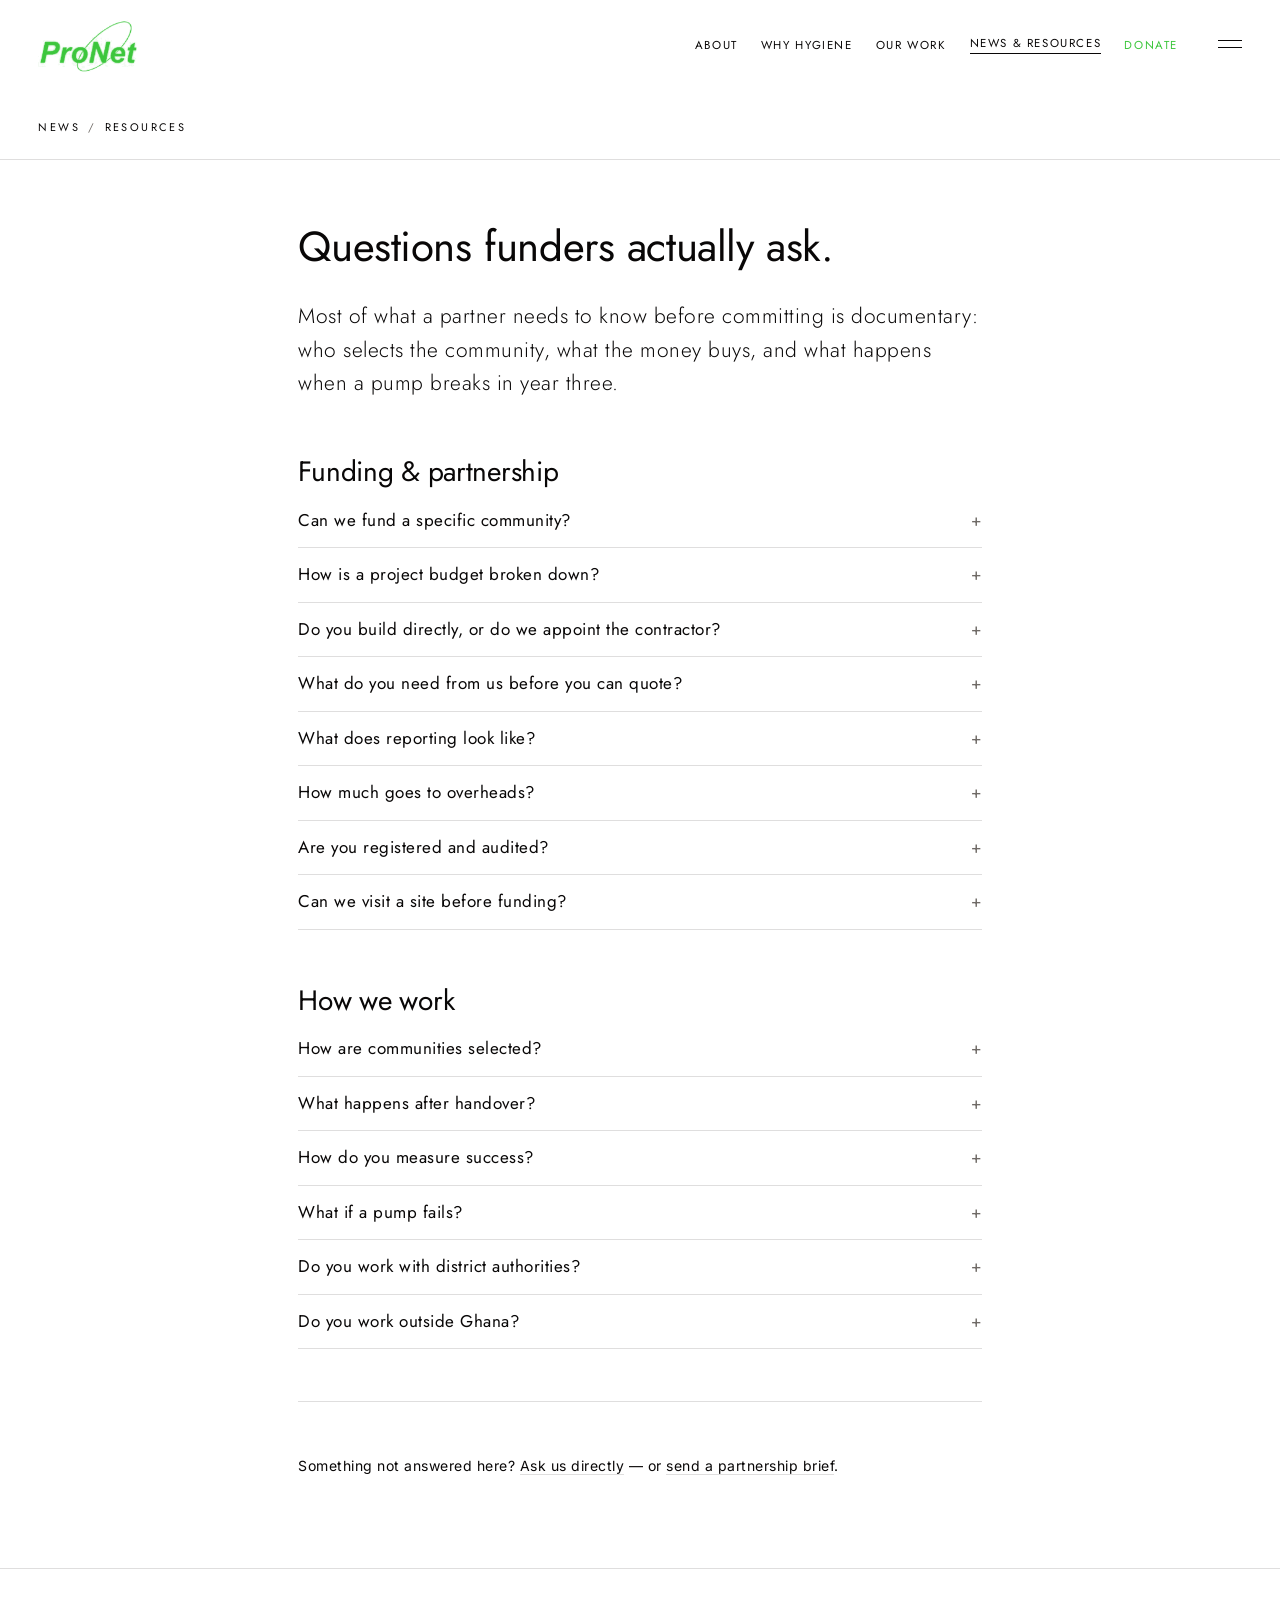
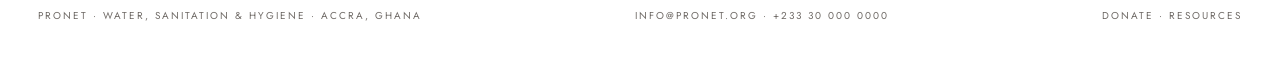
<file: faqs.html>
<!doctype html>
<html lang="en">
<head>
<meta charset="utf-8">
<meta name="viewport" content="width=device-width, initial-scale=1">
<title>news &amp; resources — ProNet</title>
<meta name="description" content="How ProNet selects communities, budgets projects, reports to donors and measures functionality — answers for funders and partners.">
<link rel="preconnect" href="https://fonts.googleapis.com">
<link rel="preconnect" href="https://fonts.gstatic.com" crossorigin>
<link href="https://fonts.googleapis.com/css2?family=Jost:wght@300;400;500&family=Inter:wght@300;400;500&display=swap" rel="stylesheet">
<link rel="stylesheet" href="assets/css/styles.css?v=3">
</head>
<body class="page-inner">

<header class="site-header">
  <a class="logo" href="index.html" aria-label="ProNet — home">
    <img class="brand-logo" src="assets/img/pronet-logo.png" alt="ProNet" width="320" height="168">
  </a>

  <nav class="header-nav" aria-label="Primary">
    <a href="about.html">about</a>
    <a href="why-hygiene.html">why hygiene</a>
    <a href="work.html">our work</a>
    <a href="faqs.html" aria-current="page">news &amp; resources</a>
    <a href="donate.html">donate</a>
  </nav>

  <button class="menu-toggle" data-drawer-toggle aria-expanded="false" aria-controls="drawer" aria-label="Open menu">
    <span></span><span></span>
  </button>
</header>

<div class="drawer" id="drawer" data-drawer data-open="false" aria-hidden="true" aria-label="Site menu">
  <div class="drawer-top">
    <span class="label">menu</span>
    <button class="drawer-close" data-drawer-close>close</button>
  </div>
  <nav aria-label="Primary">
    <div>
      <a class="drawer-primary" href="work.html">our work</a>
      <div class="drawer-sub">
        <a href="boreholes.html">boreholes &amp; wells</a>
        <a href="mechanisation.html">mechanisation &amp; piped systems</a>
        <a href="sanitation.html">sanitation &amp; latrines</a>
        <a href="hygiene-education.html">hygiene education</a>
        <a href="school-wash.html">WASH in schools</a>
        <a href="training.html">community training</a>
        <a href="assessments.html">assessments &amp; surveys</a>
        <a href="maintenance.html">operations &amp; maintenance</a>
      </div>
    </div>
    <a class="drawer-primary" href="why-hygiene.html">why hygiene</a>
    <a class="drawer-primary" href="about.html">about</a>
    <a class="drawer-primary" href="faqs.html" aria-current="page">news &amp; resources</a>
    <a class="drawer-primary" href="contact.html">contact</a>
    <div class="drawer-minor">
      <a href="donate.html">donate &amp; partner</a>
    </div>
  </nav>
  <div class="drawer-foot">
    <span>Accra, Ghana</span>
    <a href="mailto:info@pronet.org">info@pronet.org</a>
  </div>
</div>

<main>
  <div class="page-head">
    <p class="crumb">news<span class="slash">/</span>resources</p>
  </div>

  <article class="prose">
    <h1 class="display">Questions funders actually ask.</h1>
    <p class="lede">Most of what a partner needs to know before committing is documentary: who selects the community, what the money buys, and what happens when a pump breaks in year three.</p>

    <section class="faq-group">
      <h2>Funding &amp; partnership</h2>

      <details>
        <summary>Can we fund a specific community?</summary>
        <div class="answer"><p>Yes. Send us the district or the criteria and we will come back with two or three assessed communities that fit, with household numbers, existing water points, drilling conditions and a costed budget for each. You choose which one proceeds.</p></div>
      </details>

      <details>
        <summary>How is a project budget broken down?</summary>
        <div class="answer"><p>Four programme lines and one support line: water (drilling, pump, or mechanisation), sanitation (latrine slabs and mason labour), hygiene (materials, officers' time, follow-up visits), training (committees, caretakers, spares box), and administration capped at 12%.</p>
        <p>Monitoring at three, twelve and sixty months is costed into the water line from the start rather than added later.</p></div>
      </details>

      <details>
        <summary>Do you build directly, or do we appoint the contractor?</summary>
        <div class="answer"><p>We build directly with our own technical department, which is usually the reason a local organisation can be cheaper and faster than an international contractor. If your procurement rules require your own contractor, we will supervise the works, run the community and hygiene components, and hand over the full monitoring record.</p></div>
      </details>

      <details>
        <summary>What do you need from us before you can quote?</summary>
        <div class="answer"><p>The region or district, the number of communities or people, the outcome you must report on, and any deadline. From that we run the assessment and produce a costed proposal — typically within three weeks.</p></div>
      </details>

      <details>
        <summary>What does reporting look like?</summary>
        <div class="answer"><p>Monthly narrative and photographic progress, quarterly financials against the agreed line items, and a completion report with functionality data. After handover the site enters our monitoring cycle: three months, twelve months, then annually to year five.</p></div>
      </details>

      <details>
        <summary>How much goes to overheads?</summary>
        <div class="answer"><p>Administration is capped at 12% of any project budget. Salaries of technical and social staff are charged to the programme lines they work on, not to administration.</p></div>
      </details>

      <details>
        <summary>Are you registered and audited?</summary>
        <div class="answer"><p>ProNet is registered in Ghana and audited annually. Registration documents, the latest audited accounts and three years of project files are available as a capability pack on request.</p></div>
      </details>

      <details>
        <summary>Can we visit a site before funding?</summary>
        <div class="answer"><p>Please do. We can arrange a visit to a completed site and an assessed community within a fortnight, including meetings with the water committee and the district authority.</p></div>
      </details>
    </section>

    <section class="faq-group">
      <h2>How we work</h2>

      <details>
        <summary>How are communities selected?</summary>
        <div class="answer"><p>A community approaches us through its assembly, or a district authority refers it. We then verify need — distance to the nearest safe point, failure history, water quality — and check that the community will contribute labour and form a committee. Communities that will not are not selected.</p></div>
      </details>

      <details>
        <summary>What happens after handover?</summary>
        <div class="answer"><p>The pump belongs to the community, held in trust by the water committee, with a caretaker trained on routine maintenance and a spares box paid for out of a small water fee. We return at three and twelve months to check the record book and the pump.</p></div>
      </details>

      <details>
        <summary>How do you measure success?</summary>
        <div class="answer"><p>Functionality at five years is our headline number, currently 87%. Behind it: down-time, repair cost and who paid, hygiene practice at follow-up visits, and whether the committee is still meeting.</p></div>
      </details>

      <details>
        <summary>What if a pump fails?</summary>
        <div class="answer"><p>Our repair team responds within two weeks of a reported fault. Repairs triggered by a construction defect are free to the community; wear-and-tear repairs are met from the committee's fund, which is why the fund exists.</p></div>
      </details>

      <details>
        <summary>Do you work with district authorities?</summary>
        <div class="answer"><p>Yes, on siting, permits, water quality testing and handover. District environmental health officers accompany our hygiene teams, which also keeps the work inside the public system after we leave.</p></div>
      </details>

      <details>
        <summary>Do you work outside Ghana?</summary>
        <div class="answer"><p>Not at present. Our registration, teams and supply chain are Ghanaian, and we would rather deepen coverage here than open a second country.</p></div>
      </details>
    </section>

    <hr class="rule">

    <p>Something not answered here? <a href="contact.html">Ask us directly</a> — or <a href="donate.html#partner">send a partnership brief</a>.</p>
  </article>
</main>

<footer class="site-footer">
  <p class="footer-line">ProNet &middot; water, sanitation &amp; hygiene &middot; Accra, Ghana</p>
  <p class="footer-line"><a href="mailto:info@pronet.org">info@pronet.org</a> &middot; <a href="tel:+233300000000">+233 30 000 0000</a></p>
  <p class="footer-line"><a href="donate.html">donate</a> &middot; <a href="faqs.html">resources</a></p>
</footer>

<script src="assets/js/main.js?v=3" defer></script>
</body>
</html>
</file>
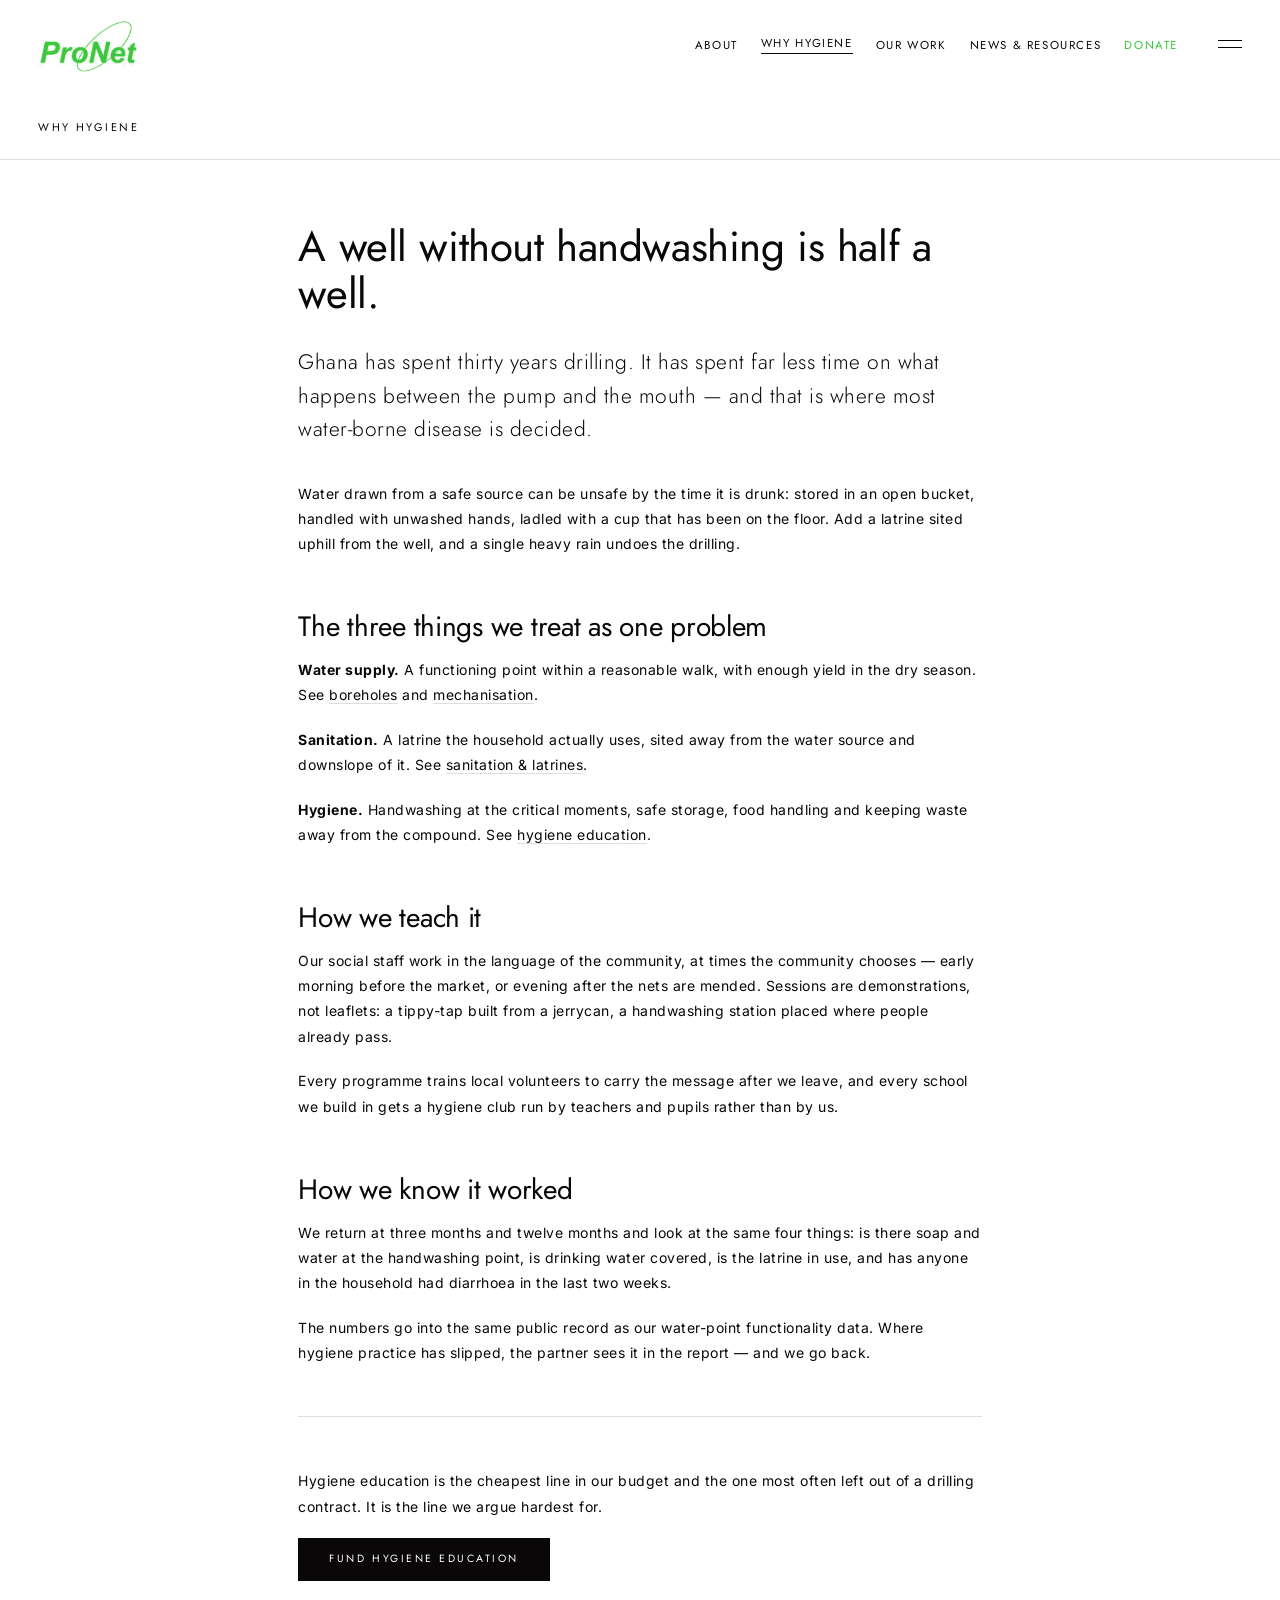
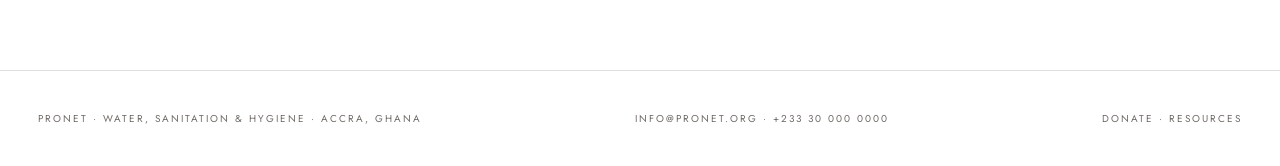
<file: why-hygiene.html>
<!doctype html>
<html lang="en">
<head>
<meta charset="utf-8">
<meta name="viewport" content="width=device-width, initial-scale=1">
<title>why hygiene — ProNet</title>
<meta name="description" content="Why safe water is only half the job: handwashing, safe storage, latrine siting and the hygiene education that prevents cholera in Ghana.">
<link rel="preconnect" href="https://fonts.googleapis.com">
<link rel="preconnect" href="https://fonts.gstatic.com" crossorigin>
<link href="https://fonts.googleapis.com/css2?family=Jost:wght@300;400;500&family=Inter:wght@300;400;500&display=swap" rel="stylesheet">
<link rel="stylesheet" href="assets/css/styles.css?v=3">
</head>
<body class="page-inner">

<header class="site-header">
  <a class="logo" href="index.html" aria-label="ProNet — home">
    <img class="brand-logo" src="assets/img/pronet-logo.png" alt="ProNet" width="320" height="168">
  </a>

  <nav class="header-nav" aria-label="Primary">
    <a href="about.html">about</a>
    <a href="why-hygiene.html" aria-current="page">why hygiene</a>
    <a href="work.html">our work</a>
    <a href="faqs.html">news &amp; resources</a>
    <a href="donate.html">donate</a>
  </nav>

  <button class="menu-toggle" data-drawer-toggle aria-expanded="false" aria-controls="drawer" aria-label="Open menu">
    <span></span><span></span>
  </button>
</header>

<div class="drawer" id="drawer" data-drawer data-open="false" aria-hidden="true" aria-label="Site menu">
  <div class="drawer-top">
    <span class="label">menu</span>
    <button class="drawer-close" data-drawer-close>close</button>
  </div>
  <nav aria-label="Primary">
    <div>
      <a class="drawer-primary" href="work.html">our work</a>
      <div class="drawer-sub">
        <a href="boreholes.html">boreholes &amp; wells</a>
        <a href="mechanisation.html">mechanisation &amp; piped systems</a>
        <a href="sanitation.html">sanitation &amp; latrines</a>
        <a href="hygiene-education.html">hygiene education</a>
        <a href="school-wash.html">WASH in schools</a>
        <a href="training.html">community training</a>
        <a href="assessments.html">assessments &amp; surveys</a>
        <a href="maintenance.html">operations &amp; maintenance</a>
      </div>
    </div>
    <a class="drawer-primary" href="why-hygiene.html" aria-current="page">why hygiene</a>
    <a class="drawer-primary" href="about.html">about</a>
    <a class="drawer-primary" href="faqs.html">news &amp; resources</a>
    <a class="drawer-primary" href="contact.html">contact</a>
    <div class="drawer-minor">
      <a href="donate.html">donate &amp; partner</a>
    </div>
  </nav>
  <div class="drawer-foot">
    <span>Accra, Ghana</span>
    <a href="mailto:info@pronet.org">info@pronet.org</a>
  </div>
</div>

<main>
  <div class="page-head">
    <p class="crumb">why hygiene</p>
  </div>

  <article class="prose">
    <h1 class="display">A well without handwashing is half a well.</h1>
    <p class="lede">Ghana has spent thirty years drilling. It has spent far less time on what happens between the pump and the mouth — and that is where most water-borne disease is decided.</p>

    <p>Water drawn from a safe source can be unsafe by the time it is drunk: stored in an open bucket, handled with unwashed hands, ladled with a cup that has been on the floor. Add a latrine sited uphill from the well, and a single heavy rain undoes the drilling.</p>

    <h2>The three things we treat as one problem</h2>

    <p><strong>Water supply.</strong> A functioning point within a reasonable walk, with enough yield in the dry season. See <a href="boreholes.html">boreholes</a> and <a href="mechanisation.html">mechanisation</a>.</p>

    <p><strong>Sanitation.</strong> A latrine the household actually uses, sited away from the water source and downslope of it. See <a href="sanitation.html">sanitation &amp; latrines</a>.</p>

    <p><strong>Hygiene.</strong> Handwashing at the critical moments, safe storage, food handling and keeping waste away from the compound. See <a href="hygiene-education.html">hygiene education</a>.</p>

    <h2>How we teach it</h2>

    <p>Our social staff work in the language of the community, at times the community chooses — early morning before the market, or evening after the nets are mended. Sessions are demonstrations, not leaflets: a tippy-tap built from a jerrycan, a handwashing station placed where people already pass.</p>

    <p>Every programme trains local volunteers to carry the message after we leave, and every school we build in gets a hygiene club run by teachers and pupils rather than by us.</p>

    <h2>How we know it worked</h2>

    <p>We return at three months and twelve months and look at the same four things: is there soap and water at the handwashing point, is drinking water covered, is the latrine in use, and has anyone in the household had diarrhoea in the last two weeks.</p>

    <p>The numbers go into the same public record as our water-point functionality data. Where hygiene practice has slipped, the partner sees it in the report — and we go back.</p>

    <hr class="rule">

    <p>Hygiene education is the cheapest line in our budget and the one most often left out of a drilling contract. It is the line we argue hardest for.</p>

    <p><a class="btn" href="donate.html">fund hygiene education</a></p>
  </article>
</main>

<footer class="site-footer">
  <p class="footer-line">ProNet &middot; water, sanitation &amp; hygiene &middot; Accra, Ghana</p>
  <p class="footer-line"><a href="mailto:info@pronet.org">info@pronet.org</a> &middot; <a href="tel:+233300000000">+233 30 000 0000</a></p>
  <p class="footer-line"><a href="donate.html">donate</a> &middot; <a href="faqs.html">resources</a></p>
</footer>

<script src="assets/js/main.js?v=3" defer></script>
</body>
</html>
</file>
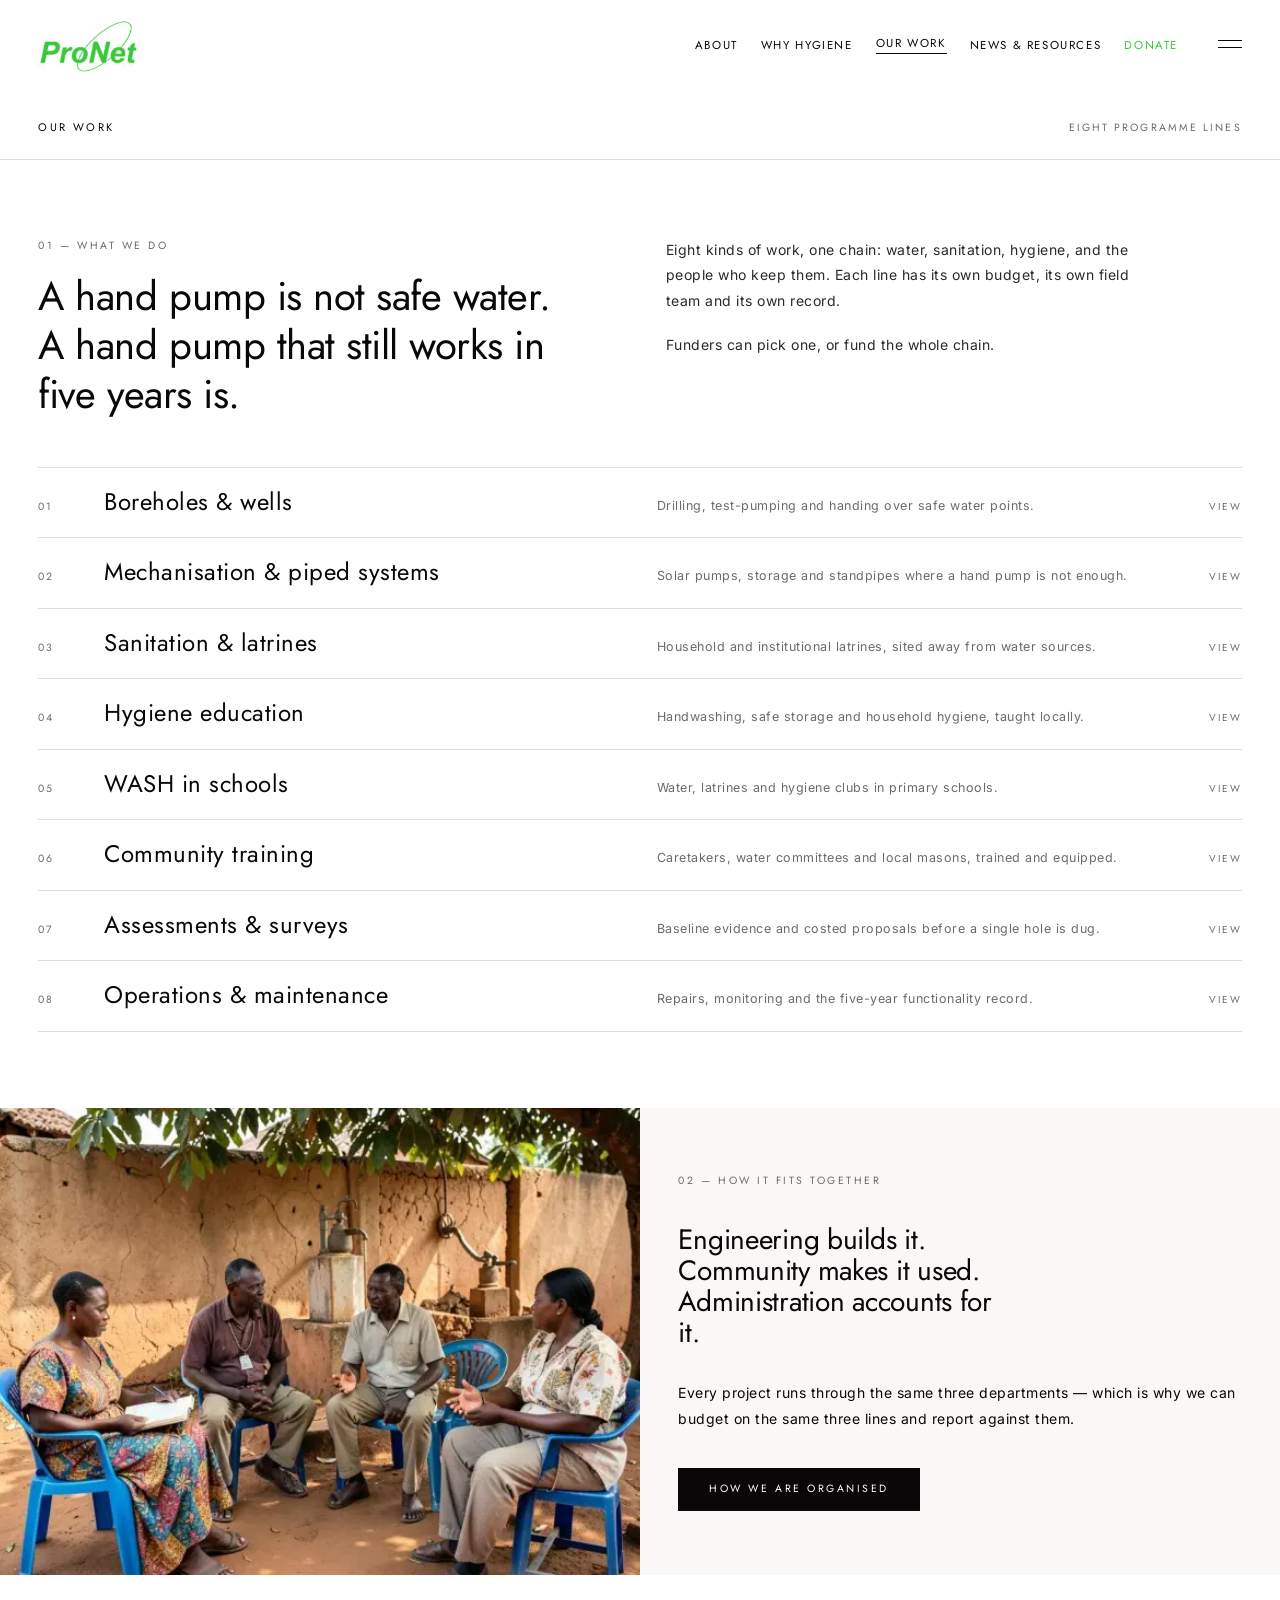
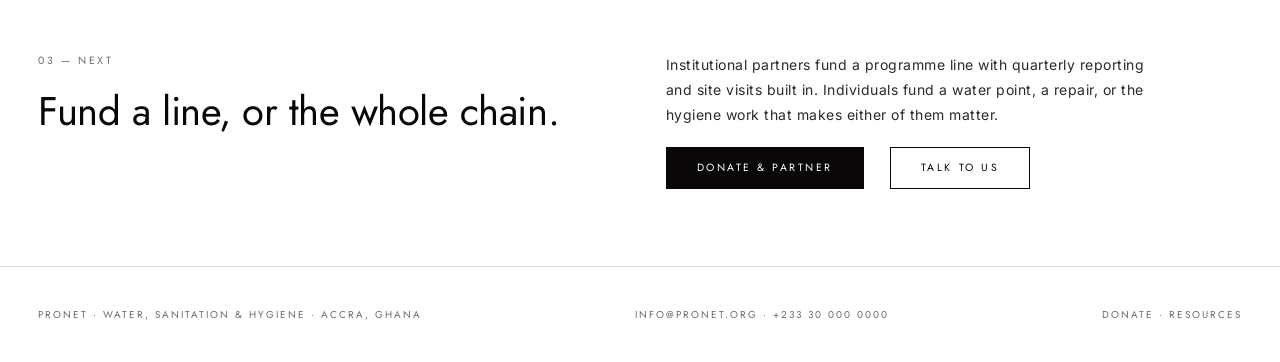
<file: work.html>
<!doctype html>
<html lang="en">
<head>
<meta charset="utf-8">
<meta name="viewport" content="width=device-width, initial-scale=1">
<title>our work — ProNet</title>
<meta name="description" content="The eight ProNet programme lines: boreholes, mechanisation, sanitation, hygiene education, school WASH, training, assessments and maintenance.">
<link rel="preconnect" href="https://fonts.googleapis.com">
<link rel="preconnect" href="https://fonts.gstatic.com" crossorigin>
<link href="https://fonts.googleapis.com/css2?family=Jost:wght@300;400;500&family=Inter:wght@300;400;500&display=swap" rel="stylesheet">
<link rel="stylesheet" href="assets/css/styles.css?v=3">
</head>
<body class="page-inner">

<header class="site-header">
  <a class="logo" href="index.html" aria-label="ProNet — home">
    <img class="brand-logo" src="assets/img/pronet-logo.png" alt="ProNet" width="320" height="168">
  </a>

  <nav class="header-nav" aria-label="Primary">
    <a href="about.html">about</a>
    <a href="why-hygiene.html">why hygiene</a>
    <a href="work.html" aria-current="page">our work</a>
    <a href="faqs.html">news &amp; resources</a>
    <a href="donate.html">donate</a>
  </nav>

  <button class="menu-toggle" data-drawer-toggle aria-expanded="false" aria-controls="drawer" aria-label="Open menu">
    <span></span><span></span>
  </button>
</header>

<div class="drawer" id="drawer" data-drawer data-open="false" aria-hidden="true" aria-label="Site menu">
  <div class="drawer-top">
    <span class="label">menu</span>
    <button class="drawer-close" data-drawer-close>close</button>
  </div>
  <nav aria-label="Primary">
    <div>
      <a class="drawer-primary" href="work.html" aria-current="page">our work</a>
      <div class="drawer-sub">
        <a href="boreholes.html">boreholes &amp; wells</a>
        <a href="mechanisation.html">mechanisation &amp; piped systems</a>
        <a href="sanitation.html">sanitation &amp; latrines</a>
        <a href="hygiene-education.html">hygiene education</a>
        <a href="school-wash.html">WASH in schools</a>
        <a href="training.html">community training</a>
        <a href="assessments.html">assessments &amp; surveys</a>
        <a href="maintenance.html">operations &amp; maintenance</a>
      </div>
    </div>
    <a class="drawer-primary" href="why-hygiene.html">why hygiene</a>
    <a class="drawer-primary" href="about.html">about</a>
    <a class="drawer-primary" href="faqs.html">news &amp; resources</a>
    <a class="drawer-primary" href="contact.html">contact</a>
    <div class="drawer-minor">
      <a href="donate.html">donate &amp; partner</a>
    </div>
  </nav>
  <div class="drawer-foot">
    <span>Accra, Ghana</span>
    <a href="mailto:info@pronet.org">info@pronet.org</a>
  </div>
</div>

<main>
  <div class="page-head">
    <p class="crumb">our work</p>
    <p class="count">eight programme lines</p>
  </div>

  <div class="section">
    <div class="section-inner section-split">
      <div>
        <p class="eyebrow">01 — what we do</p>
        <p class="statement">A hand pump is not safe water. A hand pump that still works in five years is.</p>
      </div>
      <div>
        <p class="lede-p">Eight kinds of work, one chain: water, sanitation, hygiene, and the people who keep them. Each line has its own budget, its own field team and its own record.</p>
        <p class="lede-p">Funders can pick one, or fund the whole chain.</p>
      </div>
    </div>

    <div class="section-inner">
      <div class="work-list" style="margin-top:clamp(28px,4vw,48px)">
        <a class="work-row" href="boreholes.html"><span class="num">01</span><span class="name">Boreholes &amp; wells</span><span class="desc">Drilling, test-pumping and handing over safe water points.</span><span class="go">view</span></a>
        <a class="work-row" href="mechanisation.html"><span class="num">02</span><span class="name">Mechanisation &amp; piped systems</span><span class="desc">Solar pumps, storage and standpipes where a hand pump is not enough.</span><span class="go">view</span></a>
        <a class="work-row" href="sanitation.html"><span class="num">03</span><span class="name">Sanitation &amp; latrines</span><span class="desc">Household and institutional latrines, sited away from water sources.</span><span class="go">view</span></a>
        <a class="work-row" href="hygiene-education.html"><span class="num">04</span><span class="name">Hygiene education</span><span class="desc">Handwashing, safe storage and household hygiene, taught locally.</span><span class="go">view</span></a>
        <a class="work-row" href="school-wash.html"><span class="num">05</span><span class="name">WASH in schools</span><span class="desc">Water, latrines and hygiene clubs in primary schools.</span><span class="go">view</span></a>
        <a class="work-row" href="training.html"><span class="num">06</span><span class="name">Community training</span><span class="desc">Caretakers, water committees and local masons, trained and equipped.</span><span class="go">view</span></a>
        <a class="work-row" href="assessments.html"><span class="num">07</span><span class="name">Assessments &amp; surveys</span><span class="desc">Baseline evidence and costed proposals before a single hole is dug.</span><span class="go">view</span></a>
        <a class="work-row" href="maintenance.html"><span class="num">08</span><span class="name">Operations &amp; maintenance</span><span class="desc">Repairs, monitoring and the five-year functionality record.</span><span class="go">view</span></a>
      </div>
    </div>
  </div>

  <section class="band">
    <div class="band-media">
      <img src="assets/img/work/training/02-640.webp"
           srcset="assets/img/work/training/02-640.webp 640w, assets/img/work/training/02-1200.webp 1200w"
           sizes="(min-width: 860px) 50vw, 100vw" width="1200" height="800"
           alt="A village water committee reviewing their maintenance record" loading="lazy" decoding="async">
    </div>
    <div class="band-body">
      <p class="eyebrow">02 — how it fits together</p>
      <h2>Engineering builds it. Community makes it used. Administration accounts for it.</h2>
      <p>Every project runs through the same three departments — which is why we can budget on the same three lines and report against them.</p>
      <div class="donate-cta">
        <a class="btn" href="about.html">how we are organised</a>
      </div>
    </div>
  </section>

  <section class="section">
    <div class="section-inner section-split">
      <div>
        <p class="eyebrow">03 — next</p>
        <p class="statement">Fund a line, or the whole chain.</p>
      </div>
      <div>
        <p class="lede-p">Institutional partners fund a programme line with quarterly reporting and site visits built in. Individuals fund a water point, a repair, or the hygiene work that makes either of them matter.</p>
        <div class="donate-cta">
          <a class="btn" href="donate.html">donate &amp; partner</a>
          <a class="btn" href="contact.html" style="background:transparent;color:var(--ink)">talk to us</a>
        </div>
      </div>
    </div>
  </section>
</main>

<footer class="site-footer">
  <p class="footer-line">ProNet &middot; water, sanitation &amp; hygiene &middot; Accra, Ghana</p>
  <p class="footer-line"><a href="mailto:info@pronet.org">info@pronet.org</a> &middot; <a href="tel:+233300000000">+233 30 000 0000</a></p>
  <p class="footer-line"><a href="donate.html">donate</a> &middot; <a href="faqs.html">resources</a></p>
</footer>

<script src="assets/js/main.js?v=3" defer></script>
</body>
</html>
</file>
<file: assets/css/styles.css>
/* =========================================================
   CAPTURE — captureghana.com clone
   Rebuilt from the live Squarespace template:
   full-bleed slideshow + caption strip, right slide-out nav,
   Futura-style light display type, tiny letterspaced labels.
   ========================================================= */

:root {
  --ink: #090707;
  --paper: #ffffff;
  --paper-warm: #faf8f6;
  --muted: #6f6a66;
  --rule: rgba(9, 7, 7, 0.13);
  --brand-green: #3cc63c; /* sampled from the ProNet logo */
  --cap-h: clamp(44px, 4.6vw, 56px);

  --display: "Jost", "Futura", "Century Gothic", "Trebuchet MS", sans-serif;
  --body: "Inter", "Helvetica Neue", Arial, sans-serif;

  --pad: clamp(18px, 3vw, 44px);
  --ease: cubic-bezier(0.22, 0.61, 0.36, 1);
}

*, *::before, *::after { box-sizing: border-box; }

html { -webkit-text-size-adjust: 100%; scroll-behavior: smooth; }

body {
  margin: 0;
  background: var(--paper);
  color: var(--ink);
  font-family: var(--body);
  font-size: 14px;
  line-height: 1.8;
  letter-spacing: 0.5px;
  -webkit-font-smoothing: antialiased;
}

/* home is the slideshow and nothing else — no scrolling */
body.page-home {
  height: 100svh;
  overflow: hidden;
}

img { display: block; max-width: 100%; }
a { color: inherit; text-decoration: none; }
button { font: inherit; color: inherit; background: none; border: 0; cursor: pointer; }

p { margin: 0 0 1.4em; }
p:last-child { margin-bottom: 0; }

.sr-only {
  position: absolute; width: 1px; height: 1px; padding: 0; margin: -1px;
  overflow: hidden; clip: rect(0 0 0 0); white-space: nowrap; border: 0;
}

/* ---------- type ---------- */

.crumb,
.label,
.btn,
.drawer-primary,
.drawer-sub,
.footer-line,
.cap-path {
  font-family: var(--display);
  text-transform: uppercase;
  letter-spacing: 0.24em;
  font-size: 10.5px;
}

.crumb { font-size: 11px; letter-spacing: 0.22em; margin: 0; color: var(--ink); }
.crumb .slash { color: var(--muted); padding: 0 8px; }

h1, h2, h3 {
  font-family: var(--display);
  font-weight: 400;
  line-height: 1.1;
  letter-spacing: -0.01em;
  margin: 0 0 0.5em;
}

h1.display { font-size: clamp(26px, 3.4vw, 42px); }
h2 { font-size: clamp(20px, 2.2vw, 28px); }
h3 { font-size: clamp(17px, 1.8vw, 21px); }

::selection { background: var(--ink); color: var(--paper); }

/* ---------- header ---------- */

.site-header {
  position: absolute;
  inset: 0 0 auto 0;
  z-index: 30;
  display: flex;
  align-items: flex-start;
  justify-content: space-between;
  padding: clamp(12px, 1.6vw, 20px) var(--pad);
  color: var(--ink);
}

.page-inner .site-header { position: relative; }

.logo { display: block; }

.brand { display: inline-flex; align-items: center; gap: 10px; }
.brand-mark { display: block; width: clamp(26px, 2.6vw, 34px); flex: none; }
.brand-mark svg { display: block; width: 100%; height: auto; }
.brand-text { display: grid; gap: 3px; }
.brand-name {
  font-family: var(--display);
  font-size: clamp(17px, 1.8vw, 23px);
  letter-spacing: 0.28em;
  text-transform: uppercase;
  line-height: 1;
  padding-left: 0.06em;
}
.brand-tag {
  font-family: var(--display);
  font-size: 8px;
  letter-spacing: 0.24em;
  text-transform: uppercase;
  opacity: 0.66;
  padding-left: 0.18em;
}

.logo img {
  width: auto;
  height: clamp(58px, 7vw, 90px);
}

.logo .brand-logo {
  display: block;
  width: auto;
  height: clamp(34px, 4.2vw, 52px);
}

/* the logo is transparent, so the home header floats over the photo */
.page-home .site-header::before {
  content: "";
  position: absolute;
  inset: 0 0 -60px 0;
  background: linear-gradient(180deg, rgba(10, 8, 8, 0.34), rgba(10, 8, 8, 0));
  pointer-events: none;
  z-index: -1;
}

.page-home .brand-logo { filter: drop-shadow(0 1px 8px rgba(0, 0, 0, 0.4)); }

/* right-hand wording (nav) */
.header-nav { display: none; }

@media (min-width: 840px) {
  .header-nav {
    display: flex;
    align-items: center;
    gap: clamp(14px, 1.8vw, 30px);
    margin-left: auto;
    margin-right: clamp(12px, 2vw, 32px);
    align-self: center;
  }
  .header-nav a {
    font-family: var(--display);
    font-size: 11.5px;
    letter-spacing: 0.14em;
    text-transform: uppercase;
    line-height: 1;
    white-space: nowrap;
  }
  .header-nav a:hover { opacity: 0.62; }
  .header-nav a[aria-current="page"] { border-bottom: 1px solid currentColor; padding-bottom: 4px; }
  .header-nav a[href="donate.html"] { color: var(--brand-green); }
  .page-home .header-nav a[href="donate.html"] { color: var(--brand-green); text-shadow: none; }
  .page-home .header-nav a { color: var(--paper); text-shadow: 0 1px 10px rgba(0, 0, 0, 0.45); }
}

.menu-toggle {
  display: inline-flex;
  flex-direction: column;
  gap: 6px;
  padding: 14px 0 14px 14px;
  margin-top: 6px;
}
.menu-toggle span { display: block; width: 24px; height: 1px; background: currentColor; }

/* ---------- right slide-out nav ---------- */

.drawer {
  position: fixed;
  inset: 0 0 0 auto;
  width: min(460px, 100%);
  z-index: 60;
  background: var(--paper);
  border-left: 1px solid var(--rule);
  padding: clamp(20px, 3vw, 40px);
  display: flex;
  flex-direction: column;
  gap: 26px;
  transform: translateX(101%);
  transition: transform 0.55s var(--ease);
  overflow-y: auto;
}

.drawer[data-open="true"] { transform: translateX(0); }
body.drawer-open { overflow: hidden; }

.drawer-top {
  display: flex;
  justify-content: space-between;
  align-items: center;
  color: var(--muted);
}
.drawer-top .label { color: var(--muted); }
.drawer-close { font-family: var(--display); font-size: 10.5px; letter-spacing: 0.24em; text-transform: uppercase; }

.drawer nav { display: grid; gap: 22px; }

.drawer-primary {
  display: block;
  font-size: 20px;
  letter-spacing: 1px;
  text-transform: lowercase;
  line-height: 1.4;
  font-weight: 400;
}
.drawer-primary[aria-current="page"] { color: var(--muted); }

.drawer-sub {
  display: grid;
  gap: 4px;
  margin-top: 8px;
  font-size: 12.75px;
  letter-spacing: 1px;
  text-transform: lowercase;
  color: var(--muted);
  padding-left: 2px;
}
.drawer-sub a:hover,
.drawer-primary:hover { color: var(--ink); }

.drawer-minor {
  display: grid;
  gap: 8px;
  font-family: var(--display);
  font-size: 12.75px;
  letter-spacing: 1px;
  text-transform: lowercase;
  color: var(--muted);
  border-top: 1px solid var(--rule);
  padding-top: 22px;
}

.drawer-foot {
  margin-top: auto;
  display: flex;
  gap: 20px;
  font-family: var(--display);
  font-size: 10.5px;
  letter-spacing: 0.22em;
  text-transform: uppercase;
  color: var(--muted);
}
.drawer-foot a:hover { color: var(--ink); }
.drawer a[href="donate.html"] { color: var(--brand-green); }

/* ---------- homepage showcase ---------- */

.showcase {
  position: relative;
  height: 100svh;
  min-height: 480px;
  background: #111;
  overflow: hidden;
}

.slide {
  position: absolute;
  inset: 0;
  margin: 0;
  opacity: 0;
  transition: opacity 1.2s var(--ease);
  pointer-events: none;
}
.slide.is-active { opacity: 1; pointer-events: auto; }

.slide-media {
  position: absolute;
  inset: 0;
  background: #111;
  overflow: hidden;
  transform: scale(1.03);
  transition: transform 8s linear;
}
.slide-media img {
  display: block;
  width: 100%;
  height: 100%;
  object-fit: cover;
}
.slide.is-active .slide-media { transform: scale(1); }

.slide-hit { position: absolute; inset: 0; }

.slide-caption {
  position: absolute;
  left: 0; right: 0; bottom: 0;
  height: var(--cap-h);
  display: flex;
  align-items: center;
  justify-content: space-between;
  gap: 16px;
  padding: 0 var(--pad);
  background: var(--paper);
  border-top: 1px solid var(--rule);
  color: var(--ink);
}

.cap-path { display: inline-flex; align-items: baseline; }
.cap-kicker { color: var(--ink); }
.cap-sep { color: var(--muted); padding: 0 8px; }
.cap-name { color: var(--ink); }

.cap-meta { color: var(--muted); font-family: var(--display); font-size: 10px; letter-spacing: 0.18em; }

/* ---------- slideshow arrows ----------
   Present and clickable from the start, invisible until the pointer is on that
   particular disc or focus lands on it: each one pops out alone, Apple style, as
   a rounded frosted-glass disc with no border, ring or rim of any kind.
   `translate`/`scale` are used instead of `transform` so the centring offset and
   the pop never fight each other, and both stay on the compositor. */

.showcase .slide-nav {
  position: absolute;
  top: 50%;
  z-index: 6;
  display: grid;
  place-items: center;
  width: clamp(46px, 4.6vw, 58px);
  height: clamp(46px, 4.6vw, 58px);
  padding: 0;
  border-radius: 50%;
  color: #fff;
  translate: 0 -50%;
  scale: 0.86;
  opacity: 0;
  background: rgba(16, 16, 18, 0.24);
  -webkit-backdrop-filter: blur(12px) saturate(145%);
  backdrop-filter: blur(12px) saturate(145%);
  border: 0;
  box-shadow: 0 10px 26px -16px rgba(0, 0, 0, 0.55);
  transition:
    opacity 0.36s var(--ease),
    scale 0.5s var(--ease),
    background 0.3s var(--ease);
  will-change: opacity, scale;
  -webkit-tap-highlight-color: transparent;
}

/* no glass support: keep the disc solid enough for the glyph to stay legible */
@supports not ((backdrop-filter: blur(1px)) or (-webkit-backdrop-filter: blur(1px))) {
  .showcase .slide-nav { background: rgba(16, 16, 18, 0.55); }
}

.showcase .slide-nav.prev { left: clamp(10px, 2vw, 26px); }
.showcase .slide-nav.next { right: clamp(10px, 2vw, 26px); }

.slide-nav svg {
  width: 42%;
  height: 42%;
  overflow: visible;
  filter: drop-shadow(0 1px 2px rgba(0, 0, 0, 0.35));
  will-change: translate;
}

/* the edge band the pointer is in decides which disc surfaces: inside the left
   band → left arrow, inside the right band → right arrow, the middle → neither.
   Keyboard focus surfaces just the one being focused. main.js sets the classes. */
.showcase.show-left .slide-nav.prev,
.showcase.show-right .slide-nav.next,
.showcase .slide-nav:focus-visible {
  opacity: 1;
  scale: 1.06;
  background: rgba(16, 16, 18, 0.32);
}

/* no ring of any kind: focus is shown by that disc surfacing on its own */
.showcase .slide-nav:focus-visible { outline: none; }

.showcase .slide-nav:active { scale: 0.97; }

/* the glyph gives a small push toward its direction as the disc surfaces,
   then settles back to dead centre — it never rests off-centre */
@keyframes nav-nudge-left {
  0% { translate: 0 0; }
  45% { translate: -3px 0; }
  100% { translate: 0 0; }
}
@keyframes nav-nudge-right {
  0% { translate: 0 0; }
  45% { translate: 3px 0; }
  100% { translate: 0 0; }
}
.showcase.show-left .slide-nav.prev svg { animation: nav-nudge-left 0.55s var(--ease) both; }
.showcase.show-right .slide-nav.next svg { animation: nav-nudge-right 0.55s var(--ease) both; }

/* ---------- inner page head ---------- */

.page-head {
  padding: clamp(16px, 2vw, 26px) var(--pad) clamp(14px, 1.8vw, 22px);
  border-bottom: 1px solid var(--rule);
  display: flex;
  flex-wrap: wrap;
  align-items: baseline;
  justify-content: space-between;
  gap: 8px 20px;
}
.page-head .count { margin: 0; color: var(--muted); font-family: var(--display); font-size: 10.5px; letter-spacing: 0.2em; text-transform: uppercase; }

/* ---------- gallery grid ---------- */

.grid {
  display: grid;
  grid-template-columns: repeat(2, 1fr);
  gap: 2px;
  background: var(--rule);
}
@media (min-width: 900px) { .grid { grid-template-columns: repeat(3, 1fr); } }

.tile {
  position: relative;
  display: block;
  aspect-ratio: 1 / 1;
  overflow: hidden;
  background: #f0ece8;
  cursor: zoom-in;
}
.tile img {
  width: 100%; height: 100%;
  object-fit: cover;
  transition: transform 1.1s var(--ease), opacity 0.4s var(--ease);
}
.tile:hover img { transform: scale(1.04); opacity: 0.92; }

.tile-plus {
  position: absolute;
  right: 12px; bottom: 10px;
  color: #fff;
  font-family: var(--display);
  font-size: 20px;
  line-height: 1;
  font-weight: 300;
  opacity: 0;
  transition: opacity 0.3s var(--ease);
  text-shadow: 0 1px 10px rgba(0, 0, 0, 0.5);
}
.tile:hover .tile-plus { opacity: 1; }

/* ---------- prose pages (about / contact / faq / bookings) ---------- */

.prose {
  max-width: 760px;
  margin: 0 auto;
  padding: clamp(36px, 5vw, 72px) var(--pad) clamp(56px, 7vw, 96px);
}

.prose h1 { margin-bottom: 0.7em; }
.prose .lede {
  font-family: var(--display);
  font-size: clamp(17px, 1.7vw, 21px);
  line-height: 1.6;
  font-weight: 300;
  margin-bottom: 1.6em;
}
.prose h2 { margin-top: 2em; }
.prose .rule { border: 0; border-top: 1px solid var(--rule); margin: clamp(32px, 4vw, 52px) 0; }

.prose a:not(.btn) { border-bottom: 1px solid var(--rule); }
.prose a:not(.btn):hover { border-bottom-color: var(--ink); }

.person { margin: 0 0 clamp(34px, 4vw, 54px); }
.person .name {
  font-family: var(--display);
  font-size: clamp(20px, 2.2vw, 26px);
  line-height: 1.2;
  margin: 0 0 4px;
}
.person .role {
  font-family: var(--display);
  font-size: 10.5px;
  letter-spacing: 0.22em;
  text-transform: uppercase;
  color: var(--muted);
  margin: 0 0 16px;
}

/* faq */
.faq-group { margin-bottom: clamp(30px, 4vw, 48px); }
.faq-group > h2 { margin-bottom: 6px; }
details {
  border-bottom: 1px solid var(--rule);
  padding: 14px 0;
}
details summary {
  cursor: pointer;
  list-style: none;
  font-family: var(--display);
  font-size: clamp(15px, 1.5vw, 17px);
  line-height: 1.5;
  padding-right: 26px;
  position: relative;
}
details summary::-webkit-details-marker { display: none; }
details summary::after {
  content: "+";
  position: absolute;
  right: 0; top: 0;
  color: var(--muted);
  font-size: 17px;
}
details[open] summary::after { content: "–"; }
details .answer { padding-top: 12px; color: #2c2926; font-size: 13.5px; }

/* ---------- contact page ---------- */

.contact-grid {
  display: grid;
  grid-template-columns: 1fr;
  gap: clamp(26px, 3vw, 44px);
  margin-top: clamp(20px, 3vw, 34px);
}
@media (min-width: 760px) { .contact-grid { grid-template-columns: 1fr 1fr; } }

.contact-block h2 {
  font-size: 10.5px;
  letter-spacing: 0.24em;
  text-transform: uppercase;
  color: var(--muted);
  margin-bottom: 10px;
}
.contact-block p { margin: 0 0 6px; }
.contact-block .big {
  font-family: var(--display);
  font-size: clamp(18px, 2vw, 23px);
  line-height: 1.45;
  font-weight: 300;
}

/* ---------- bookings form ---------- */

form.bookings { margin-top: 26px; display: grid; gap: 18px; }
.field-row { display: grid; gap: 18px; }
@media (min-width: 700px) {
  .field-row.two { grid-template-columns: 1fr 1fr; }
  .field-row.name { grid-template-columns: 1fr 1fr; }
}
.field { display: grid; gap: 6px; }
.field label {
  font-family: var(--display);
  font-size: 10.5px;
  letter-spacing: 0.2em;
  text-transform: uppercase;
  color: var(--muted);
}
.field input,
.field select,
.field textarea {
  font-family: var(--body);
  font-size: 14px;
  color: var(--ink);
  background: var(--paper-warm);
  border: 1px solid var(--rule);
  border-radius: 0;
  padding: 12px 13px;
  letter-spacing: 0.3px;
  width: 100%;
  appearance: none;
}
.field textarea { min-height: 130px; resize: vertical; }
.field input:focus,
.field select:focus,
.field textarea:focus { outline: 1px solid var(--ink); outline-offset: -1px; }
.field .hint { font-size: 11.5px; color: var(--muted); letter-spacing: 0.2px; }

.form-note {
  font-size: 12px;
  color: var(--muted);
  border-left: 2px solid var(--rule);
  padding-left: 14px;
  display: none;
}
.form-note[data-show="true"] { display: block; }

/* ---------- buttons ---------- */

.btn {
  display: inline-flex;
  align-items: center;
  justify-content: center;
  padding: 15px 30px;
  background: var(--ink);
  color: var(--paper);
  border: 1px solid var(--ink);
  transition: background 0.3s var(--ease), color 0.3s var(--ease);
  justify-self: start;
  line-height: 1;
}
.btn:hover { background: var(--paper); color: var(--ink); }

/* ---------- film listing ---------- */

.film-grid {
  display: grid;
  grid-template-columns: 1fr;
  gap: clamp(28px, 3.6vw, 48px);
  padding: clamp(28px, 4vw, 48px) var(--pad) clamp(56px, 7vw, 90px);
  max-width: 1240px;
  margin: 0 auto;
}
@media (min-width: 760px) { .film-grid { grid-template-columns: 1fr 1fr; } }

.film-item { margin: 0; }
.film-item .frame { position: relative; overflow: hidden; background: #eee; }
.film-item img { width: 100%; aspect-ratio: 16 / 9; object-fit: cover; }
.film-item .play {
  position: absolute;
  inset: 0;
  display: grid;
  place-items: center;
  color: #fff;
  font-family: var(--display);
  font-size: 26px;
  font-weight: 300;
  background: rgba(9, 7, 7, 0.16);
}
.film-item figcaption { padding-top: 12px; }
.film-item .film-title { font-family: var(--display); font-size: 15px; letter-spacing: 0.02em; margin: 0 0 6px; }

/* ---------- footer ---------- */

.site-footer {
  border-top: 1px solid var(--rule);
  padding: clamp(26px, 3vw, 40px) var(--pad);
  display: flex;
  flex-wrap: wrap;
  gap: 10px 28px;
  justify-content: space-between;
  color: var(--muted);
}
.footer-line { font-size: 10px; letter-spacing: 0.2em; margin: 0; }
.footer-line a:hover { color: var(--ink); }

/* ---------- lightbox ---------- */

.lightbox {
  position: fixed;
  inset: 0;
  z-index: 80;
  background: rgba(255, 255, 255, 0.98);
  display: none;
  flex-direction: column;
  align-items: center;
  justify-content: center;
  padding: clamp(14px, 3vw, 48px);
}
.lightbox[data-open="true"] { display: flex; }
.lightbox img { max-width: 100%; max-height: 84vh; object-fit: contain; }
.lightbox-close {
  position: absolute;
  top: 18px; right: var(--pad);
  font-family: var(--display);
  font-size: 10.5px;
  letter-spacing: 0.24em;
  text-transform: uppercase;
  color: var(--ink);
}
.lightbox-nav {
  display: flex;
  gap: 26px;
  margin-top: 16px;
  font-family: var(--display);
  font-size: 10.5px;
  letter-spacing: 0.24em;
  text-transform: uppercase;
  color: var(--muted);
}
.lightbox-nav button:hover { color: var(--ink); }

/* ---------- content sections (WASH programme) ---------- */

.section { padding: clamp(44px, 6vw, 84px) var(--pad); }

.section-inner { max-width: 1240px; margin: 0 auto; }

.eyebrow {
  font-family: var(--display);
  font-size: 10.5px;
  letter-spacing: 0.24em;
  text-transform: uppercase;
  color: var(--muted);
  margin: 0 0 16px;
}

.statement {
  font-family: var(--display);
  font-size: clamp(23px, 3.2vw, 40px);
  line-height: 1.22;
  font-weight: 400;
  letter-spacing: -0.012em;
  max-width: 24ch;
  margin: 0;
}

.section-split {
  display: grid;
  gap: clamp(26px, 4vw, 60px);
  grid-template-columns: 1fr;
}
@media (min-width: 860px) {
  .section-split { grid-template-columns: 1fr 1fr; align-items: start; }
  .section-split .statement { max-width: 22ch; }
}

.lede-p { max-width: 54ch; color: #2c2926; }

.stats {
  display: grid;
  grid-template-columns: repeat(2, 1fr);
  gap: 1px;
  background: var(--rule);
  border-top: 1px solid var(--rule);
  border-bottom: 1px solid var(--rule);
}
@media (min-width: 760px) { .stats { grid-template-columns: repeat(4, 1fr); } }

.stat { background: var(--paper); padding: clamp(20px, 3vw, 32px) clamp(14px, 2vw, 22px); }
.stat-value {
  font-family: var(--display);
  font-size: clamp(28px, 3.4vw, 44px);
  font-weight: 400;
  line-height: 1;
  display: block;
  margin-bottom: 8px;
}
.stat-label {
  font-family: var(--display);
  font-size: 10px;
  letter-spacing: 0.2em;
  text-transform: uppercase;
  color: var(--muted);
  line-height: 1.7;
}

.work-list { display: grid; border-top: 1px solid var(--rule); }
.work-list:hover .work-row { opacity: 0.58; }
.work-list .work-row:hover { opacity: 1; }

.work-row {
  display: grid;
  grid-template-columns: 32px 1fr auto;
  gap: 4px 16px;
  align-items: baseline;
  padding: clamp(14px, 2vw, 20px) 0;
  border-bottom: 1px solid var(--rule);
  transition: opacity 0.3s var(--ease);
}
@media (min-width: 760px) { .work-row { grid-template-columns: 50px 1fr 1fr auto; } }
.work-row .num { font-family: var(--display); font-size: 10.5px; letter-spacing: 0.18em; color: var(--muted); }
.work-row .name { font-family: var(--display); font-size: clamp(17px, 2vw, 24px); line-height: 1.2; }
.work-row .desc { display: none; color: var(--muted); font-size: 12.5px; }
@media (min-width: 760px) { .work-row .desc { display: block; } }
.work-row .go { font-family: var(--display); font-size: 10px; letter-spacing: 0.2em; text-transform: uppercase; color: var(--muted); }

.depts {
  display: grid;
  gap: 1px;
  background: var(--rule);
  border: 1px solid var(--rule);
  grid-template-columns: 1fr;
}
@media (min-width: 860px) { .depts { grid-template-columns: repeat(3, 1fr); } }
.dept { background: var(--paper); padding: clamp(22px, 3vw, 34px); }
.dept h3 { font-size: clamp(17px, 1.8vw, 21px); margin-bottom: 10px; }
.dept p { color: var(--muted); font-size: 13px; margin: 0; }
.dept .which { font-family: var(--display); font-size: 10px; letter-spacing: 0.2em; text-transform: uppercase; color: var(--muted); display: block; margin-bottom: 14px; }

/* ---------- people ---------- */
.team {
  display: grid;
  gap: clamp(18px, 2.4vw, 28px);
  grid-template-columns: repeat(auto-fit, minmax(150px, 1fr));
}
.member { margin: 0; }
.member img {
  width: 100%;
  height: auto;
  aspect-ratio: 3 / 4;
  object-fit: cover;
  background: #e8e4df;
  filter: saturate(0.92);
}
.member figcaption { display: flex; flex-direction: column; margin-top: 12px; }
.member strong { font-family: var(--display); font-weight: 400; font-size: 15px; line-height: 1.3; }
.member span { margin-top: 4px; font-size: 10px; letter-spacing: 0.18em; text-transform: uppercase; color: var(--muted); }
.member p { margin: 9px 0 0; color: var(--muted); font-size: 12.5px; line-height: 1.6; }

.band { display: grid; grid-template-columns: 1fr; background: var(--paper-warm); }
@media (min-width: 860px) { .band { grid-template-columns: 1fr 1fr; } }
.band-media { min-height: 42vh; background: #e8e4df; }
.band-media img { width: 100%; height: 100%; object-fit: cover; min-height: 42vh; }
.band-body {
  padding: clamp(32px, 5vw, 72px) var(--pad);
  display: flex;
  flex-direction: column;
  gap: 18px;
  justify-content: center;
}
.band-body h2 { max-width: 20ch; }

.donate-cta { display: flex; flex-wrap: wrap; gap: 16px 26px; align-items: center; }

@media (prefers-reduced-motion: reduce) {
  html { scroll-behavior: auto; }
  .slide, .slide-media, .tile img { transition: none; }
  .slide-media { transform: none; }
  .showcase .slide-nav { transition: opacity 0.2s linear; scale: 1; }
  .showcase.show-left .slide-nav.prev,
  .showcase.show-right .slide-nav.next,
  .showcase .slide-nav:focus-visible,
  .showcase .slide-nav:active { scale: 1; }
  .slide-nav svg { animation: none; }
}
</file>
